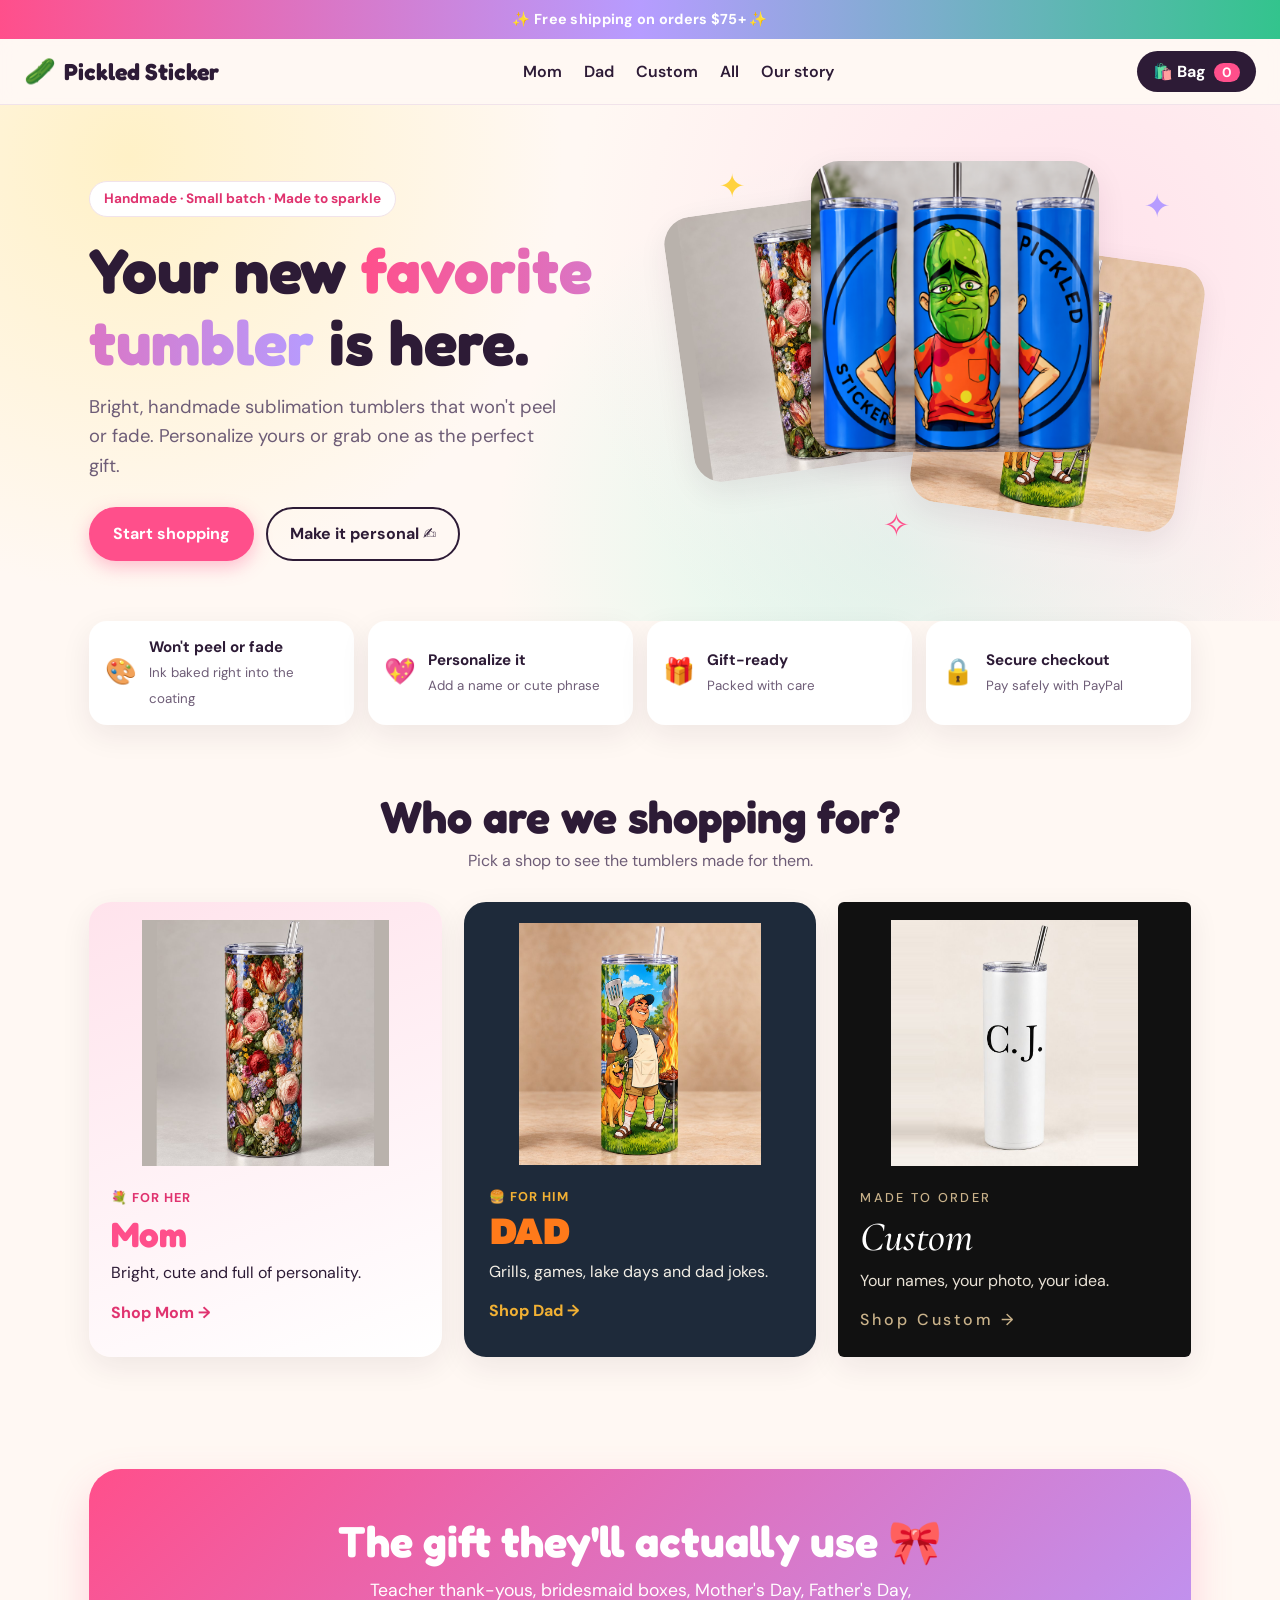
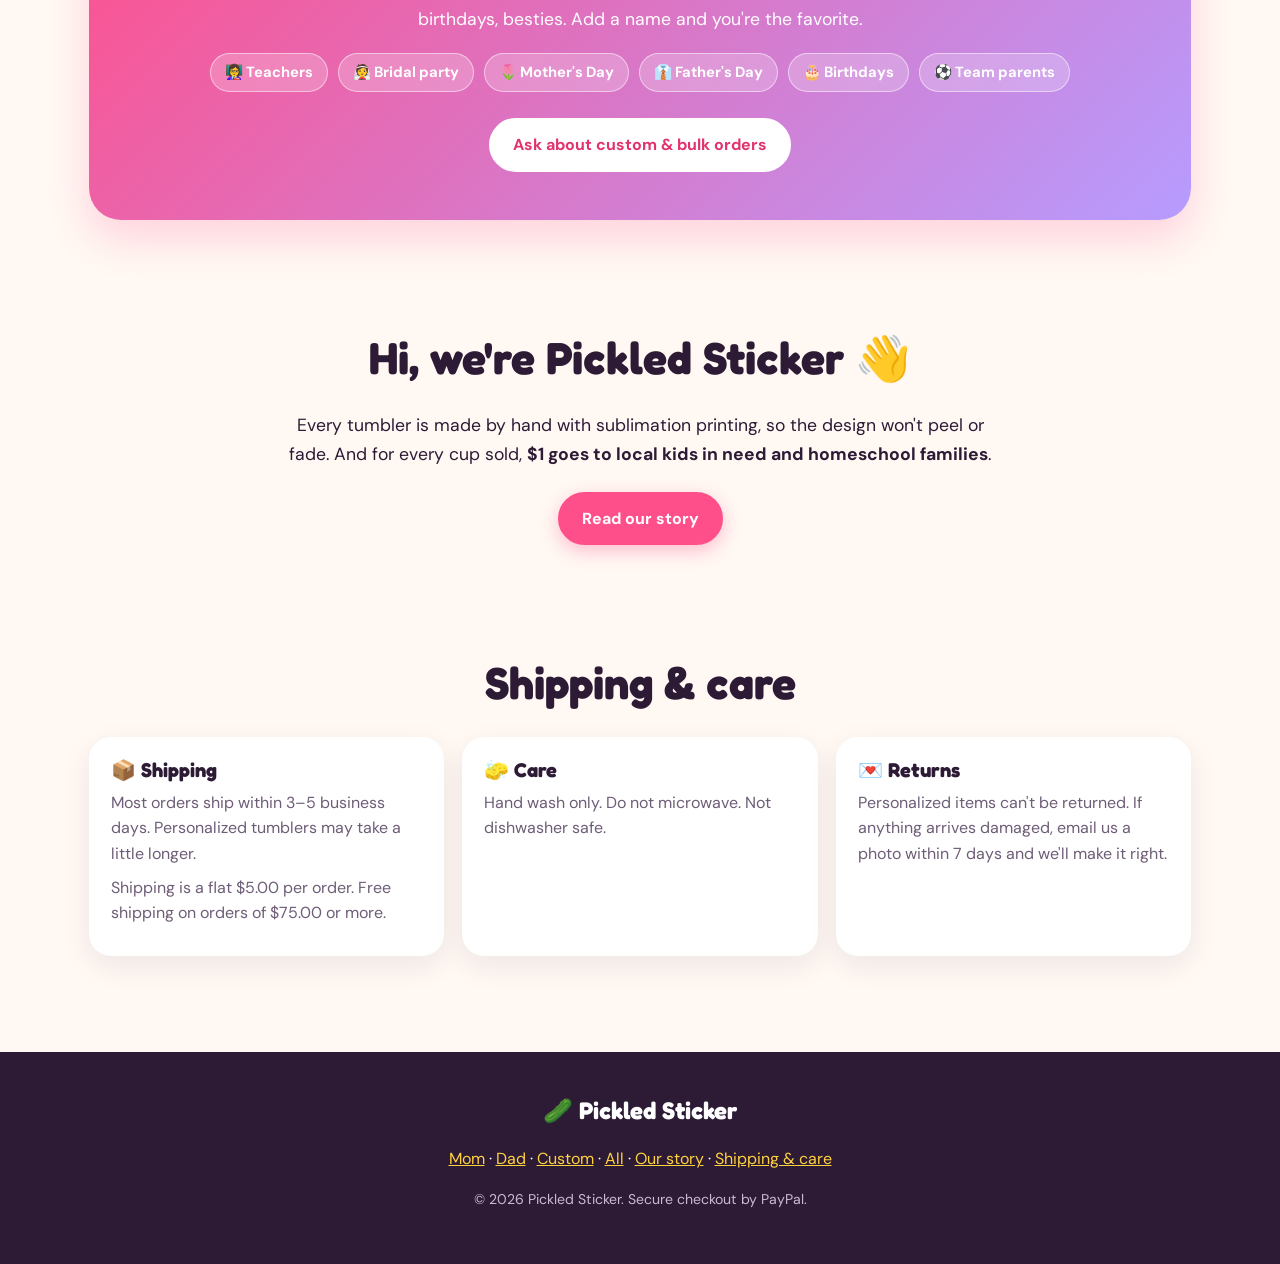
<file: index.html>
<!doctype html>
<html lang="en">
<head>
  <meta charset="utf-8">
  <meta name="viewport" content="width=device-width, initial-scale=1">
  <title>Pickled Sticker | Handmade Sublimation Tumblers</title>
  <meta name="description" content="Bright, handmade sublimation tumblers for Mom, Dad, and fully custom designs. Shipped to your door.">
  <meta property="og:title" content="Pickled Sticker | Handmade Sublimation Tumblers">
  <meta property="og:description" content="Bright, handmade sublimation tumblers for Mom, Dad, and fully custom designs. Shipped to your door.">
  <meta property="og:image" content="images/pickle-party.png">
  <link rel="icon" href="images/pickle-party.svg" type="image/svg+xml">
  <link rel="preconnect" href="https://fonts.googleapis.com">
  <link rel="preconnect" href="https://fonts.gstatic.com" crossorigin>
  <link href="https://fonts.googleapis.com/css2?family=Fredoka:wght@500;600;700&family=DM+Sans:wght@400;500;700&family=Archivo+Black&family=Cormorant+Garamond:ital,wght@0,500;0,600;1,500&family=Inter:wght@400;500;600&display=swap" rel="stylesheet">
  <link rel="stylesheet" href="styles.css">
</head>
<body class="theme-mom page-cover">
  <div class="announce">✨ <span id="announceText">Handmade with love</span> ✨</div>

  <header class="site-header">
    <a href="index.html" class="brand">
      <span class="brand-mark" aria-hidden="true">🥒</span>
      <span class="brand-name" data-shop-name>Pickled Sticker</span>
    </a>
    <nav class="nav tabs" aria-label="Shops">
      <a href="mom.html">Mom</a>
      <a href="dad.html">Dad</a>
      <a href="custom.html">Custom</a>
      <a href="all.html">All</a>
      <a href="story.html">Our story</a>
    </nav>
    <button class="cart-button" id="cartButton" aria-label="Open bag">
      <span aria-hidden="true">🛍️</span> Bag <span class="cart-count" id="cartCount">0</span>
    </button>
  </header>

  <main>
    <section class="hero">
      <div class="hero-text">
        <p class="eyebrow">Handmade · Small batch · Made to sparkle</p>
        <h1>Your new <span class="pop">favorite tumbler</span> is here.</h1>
        <p class="tagline" id="tagline"></p>
        <div class="hero-ctas">
          <a href="#shops" class="btn btn-primary">Start shopping</a>
          <a href="custom.html" class="btn btn-ghost">Make it personal ✍️</a>
        </div>
      </div>
      <div class="hero-art" aria-hidden="true">
        <img class="float f1" src="images/floral-dream.jpg" alt="">
        <img class="float f2" src="images/pickle-party.png" alt="">
        <img class="float f3" src="images/grill-master.jpg" alt="">
        <span class="sparkle s1">✦</span><span class="sparkle s2">✧</span><span class="sparkle s3">✦</span>
      </div>
    </section>

    <section class="perks" aria-label="Why shop with us">
      <div class="perk"><span>🎨</span><div><strong>Won't peel or fade</strong><small>Ink baked right into the coating</small></div></div>
      <div class="perk"><span>💖</span><div><strong>Personalize it</strong><small>Add a name or cute phrase</small></div></div>
      <div class="perk"><span>🎁</span><div><strong>Gift-ready</strong><small>Packed with care</small></div></div>
      <div class="perk"><span>🔒</span><div><strong>Secure checkout</strong><small>Pay safely with PayPal</small></div></div>
    </section>

    <section id="shops" class="section">
      <div class="section-head">
        <h2>Who are we shopping for?</h2>
        <p>Pick a shop to see the tumblers made for them.</p>
      </div>
      <div class="shop-tabs">
        <a class="shop-tab tab-mom reveal" href="mom.html">
          <img src="images/floral-dream.jpg" alt="">
          <div>
            <span class="tab-kicker">💐 For her</span>
            <h3>Mom</h3>
            <p>Bright, cute and full of personality.</p>
            <span class="tab-go">Shop Mom →</span>
          </div>
        </a>
        <a class="shop-tab tab-dad reveal" href="dad.html">
          <img src="images/grill-master.jpg" alt="">
          <div>
            <span class="tab-kicker">🍔 For him</span>
            <h3>Dad</h3>
            <p>Grills, games, lake days and dad jokes.</p>
            <span class="tab-go">Shop Dad →</span>
          </div>
        </a>
        <a class="shop-tab tab-custom reveal" href="custom.html">
          <img src="images/custom-monogram.jpg" alt="">
          <div>
            <span class="tab-kicker">Made to order</span>
            <h3>Custom</h3>
            <p>Your names, your photo, your idea.</p>
            <span class="tab-go">Shop Custom →</span>
          </div>
        </a>
      </div>
    </section>

    <section id="gifts" class="section gifts">
      <div class="gift-card">
        <h2>The gift they'll actually use 🎀</h2>
        <p>Teacher thank-yous, bridesmaid boxes, Mother's Day, Father's Day, birthdays, besties. Add a name and you're the favorite.</p>
        <div class="chips">
          <span>👩‍🏫 Teachers</span><span>👰 Bridal party</span><span>🌷 Mother's Day</span><span>👔 Father's Day</span><span>🎂 Birthdays</span><span>⚽ Team parents</span>
        </div>
        <a class="btn btn-primary" id="contactLink" href="#">Ask about custom &amp; bulk orders</a>
      </div>
    </section>

    <section id="about" class="section about">
      <div class="section-head">
        <h2>Hi, we're Pickled Sticker 👋</h2>
      </div>
      <p>
        Every tumbler is made by hand with sublimation printing, so the design won't peel or fade.
        And for every cup sold, <strong>$1 goes to local kids in need and homeschool families</strong>.
      </p>
      <div class="story-cta"><a href="story.html" class="btn btn-primary">Read our story</a></div>
    </section>

    <section id="policies" class="section policies">
      <div class="section-head"><h2>Shipping &amp; care</h2></div>
      <div class="policy-grid">
        <div class="policy"><h3>📦 Shipping</h3><p>Most orders ship within 3–5 business days. Personalized tumblers may take a little longer.</p><p id="shippingPolicy"></p></div>
        <div class="policy"><h3>🧽 Care</h3><p>Hand wash only. Do not microwave. Not dishwasher safe.</p></div>
        <div class="policy"><h3>💌 Returns</h3><p>Personalized items can't be returned. If anything arrives damaged, email us a photo within 7 days and we'll make it right.</p></div>
      </div>
    </section>
  </main>

  <footer class="site-footer">
    <p class="footer-brand">🥒 <span data-shop-name>Pickled Sticker</span></p>
    <p class="footer-links"><a href="mom.html">Mom</a> · <a href="dad.html">Dad</a> · <a href="custom.html">Custom</a> · <a href="all.html">All</a> · <a href="story.html">Our story</a> · <a href="index.html#policies">Shipping &amp; care</a></p>
    <p id="socialLinks"></p>
    <p class="small">&copy; <span id="year"></span> <span data-shop-name>Pickled Sticker</span>. Secure checkout by PayPal.</p>
  </footer>

  <!-- Shopping bag (shared by every page) -->
  <div class="overlay" id="overlay" hidden></div>
  <aside class="cart-drawer" id="cartDrawer" aria-label="Shopping bag" hidden>
    <div class="cart-head">
      <h2>Your bag</h2>
      <button class="icon-btn" id="closeCart" aria-label="Close bag">✕</button>
    </div>
    <div class="ship-meter" id="shipMeter"></div>
    <div class="cart-items" id="cartItems"></div>
    <div class="cart-totals" id="cartTotals"></div>
    <div id="checkoutNotice" class="notice" hidden></div>
    <div id="paypal-button-container"></div>
  </aside>

  <!-- Thank-you popup -->
  <div class="modal" id="thanksModal" hidden>
    <div class="modal-card">
      <div class="confetti" aria-hidden="true">🎉</div>
      <h2>Yay, it's yours!</h2>
      <p>Your order went through. You'll get a receipt from PayPal by email.</p>
      <p class="small">Order ID: <strong id="orderId"></strong></p>
      <button class="btn btn-primary" id="closeThanks">Keep shopping</button>
    </div>
  </div>

  <script src="config.js"></script>
  <script src="products.js"></script>
  <script src="app.js"></script>
</body>
</html>
</file>
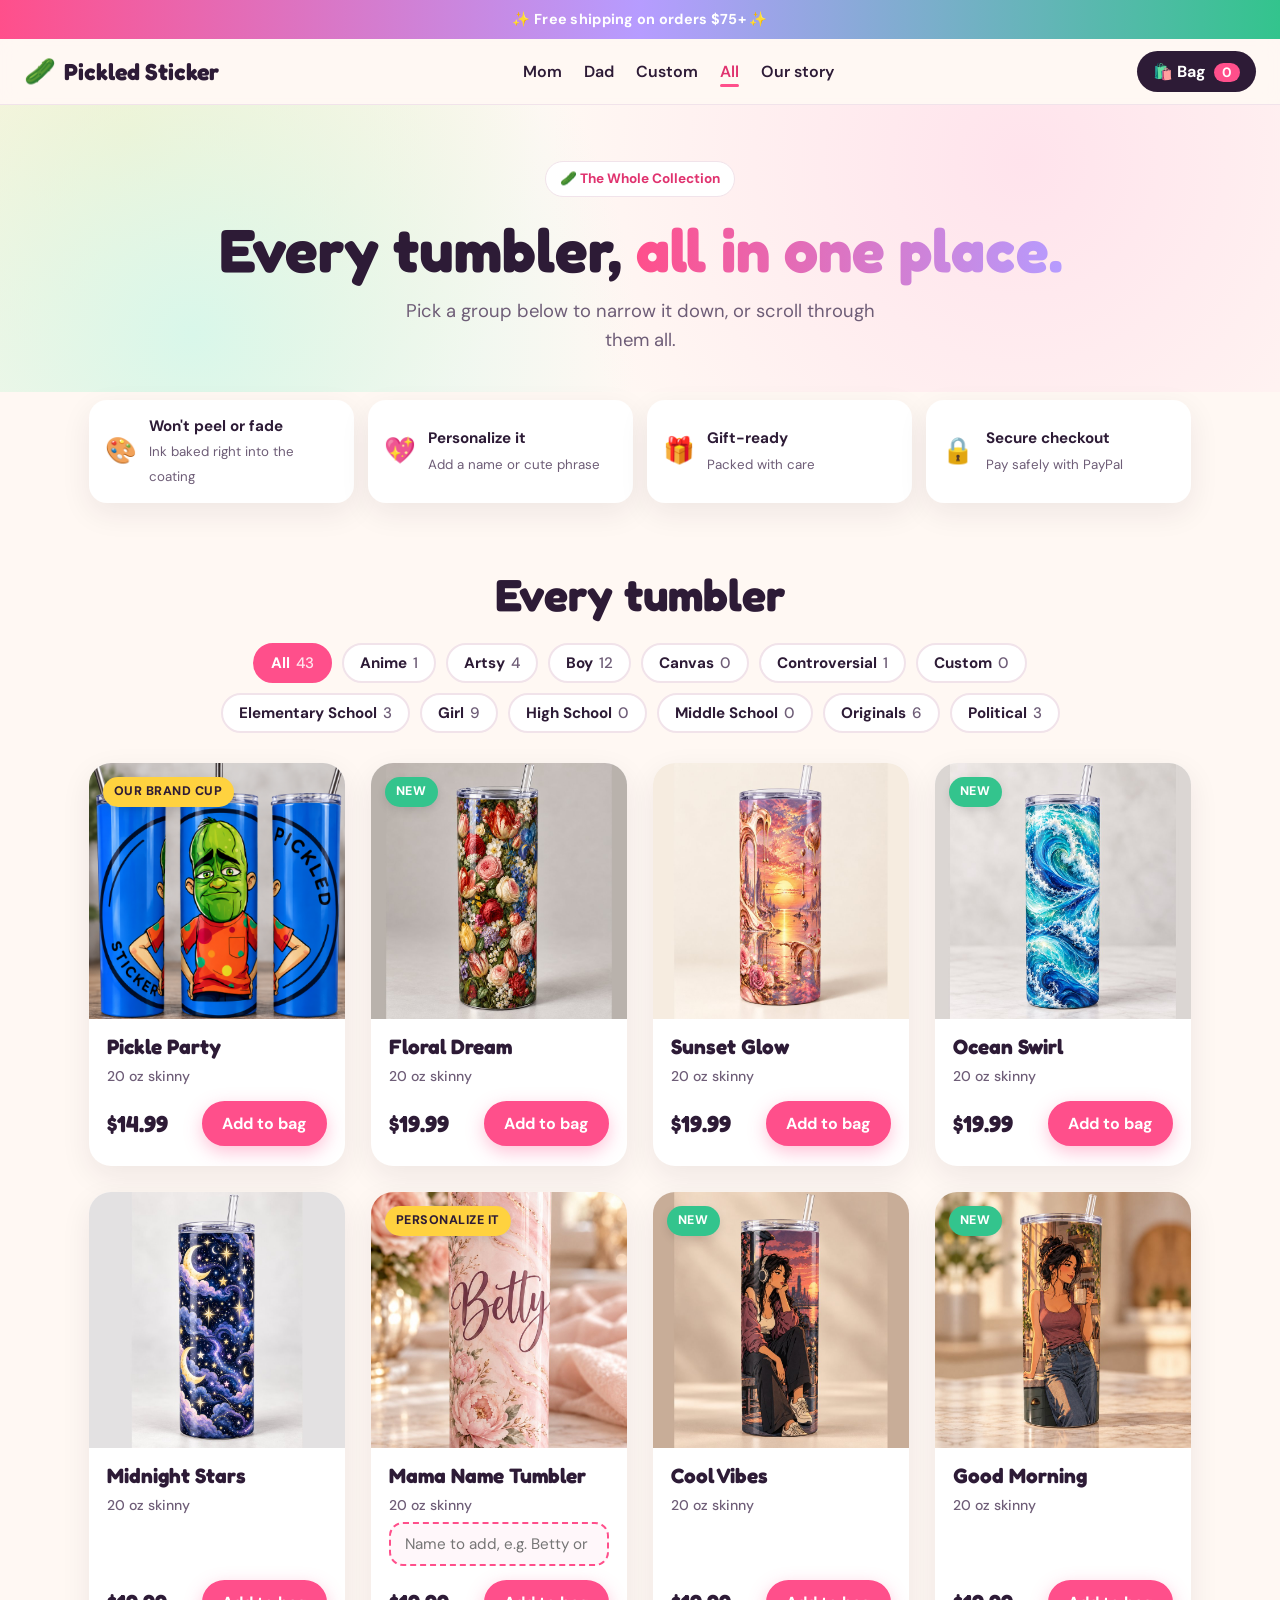
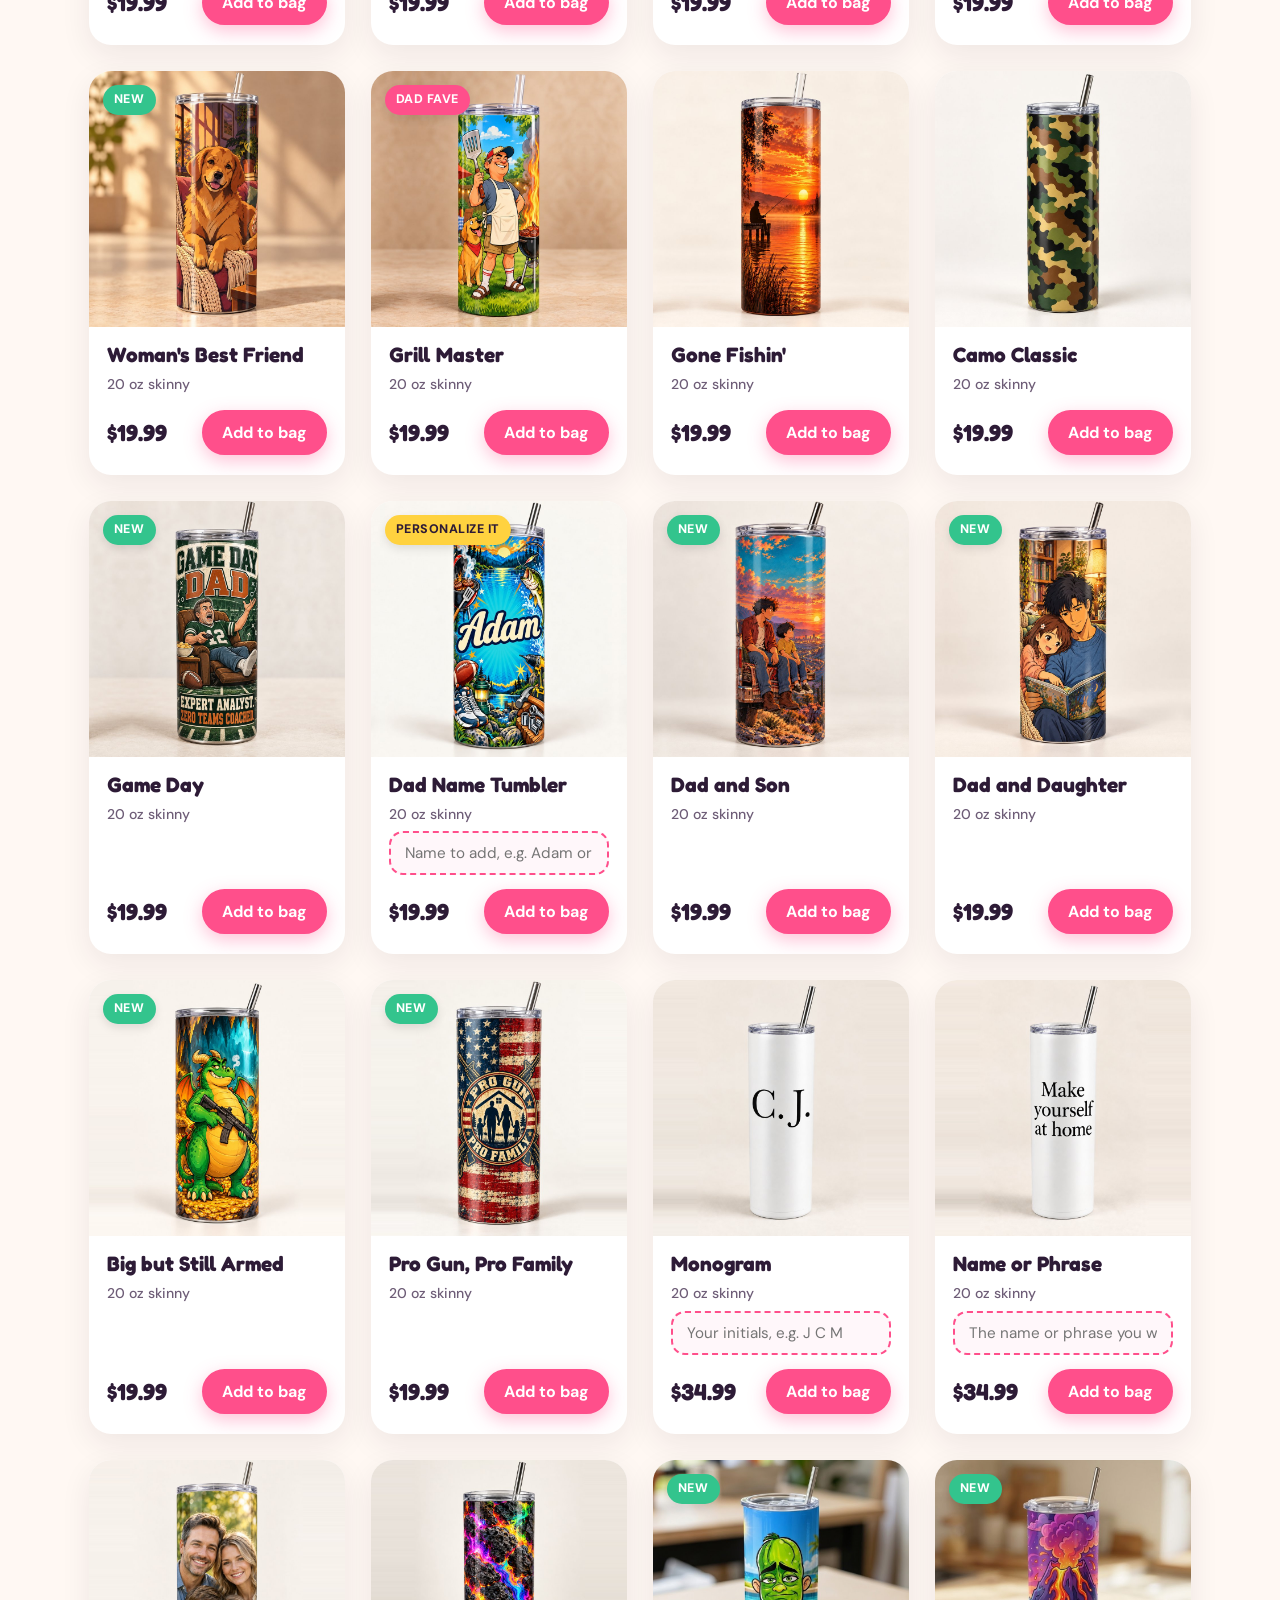
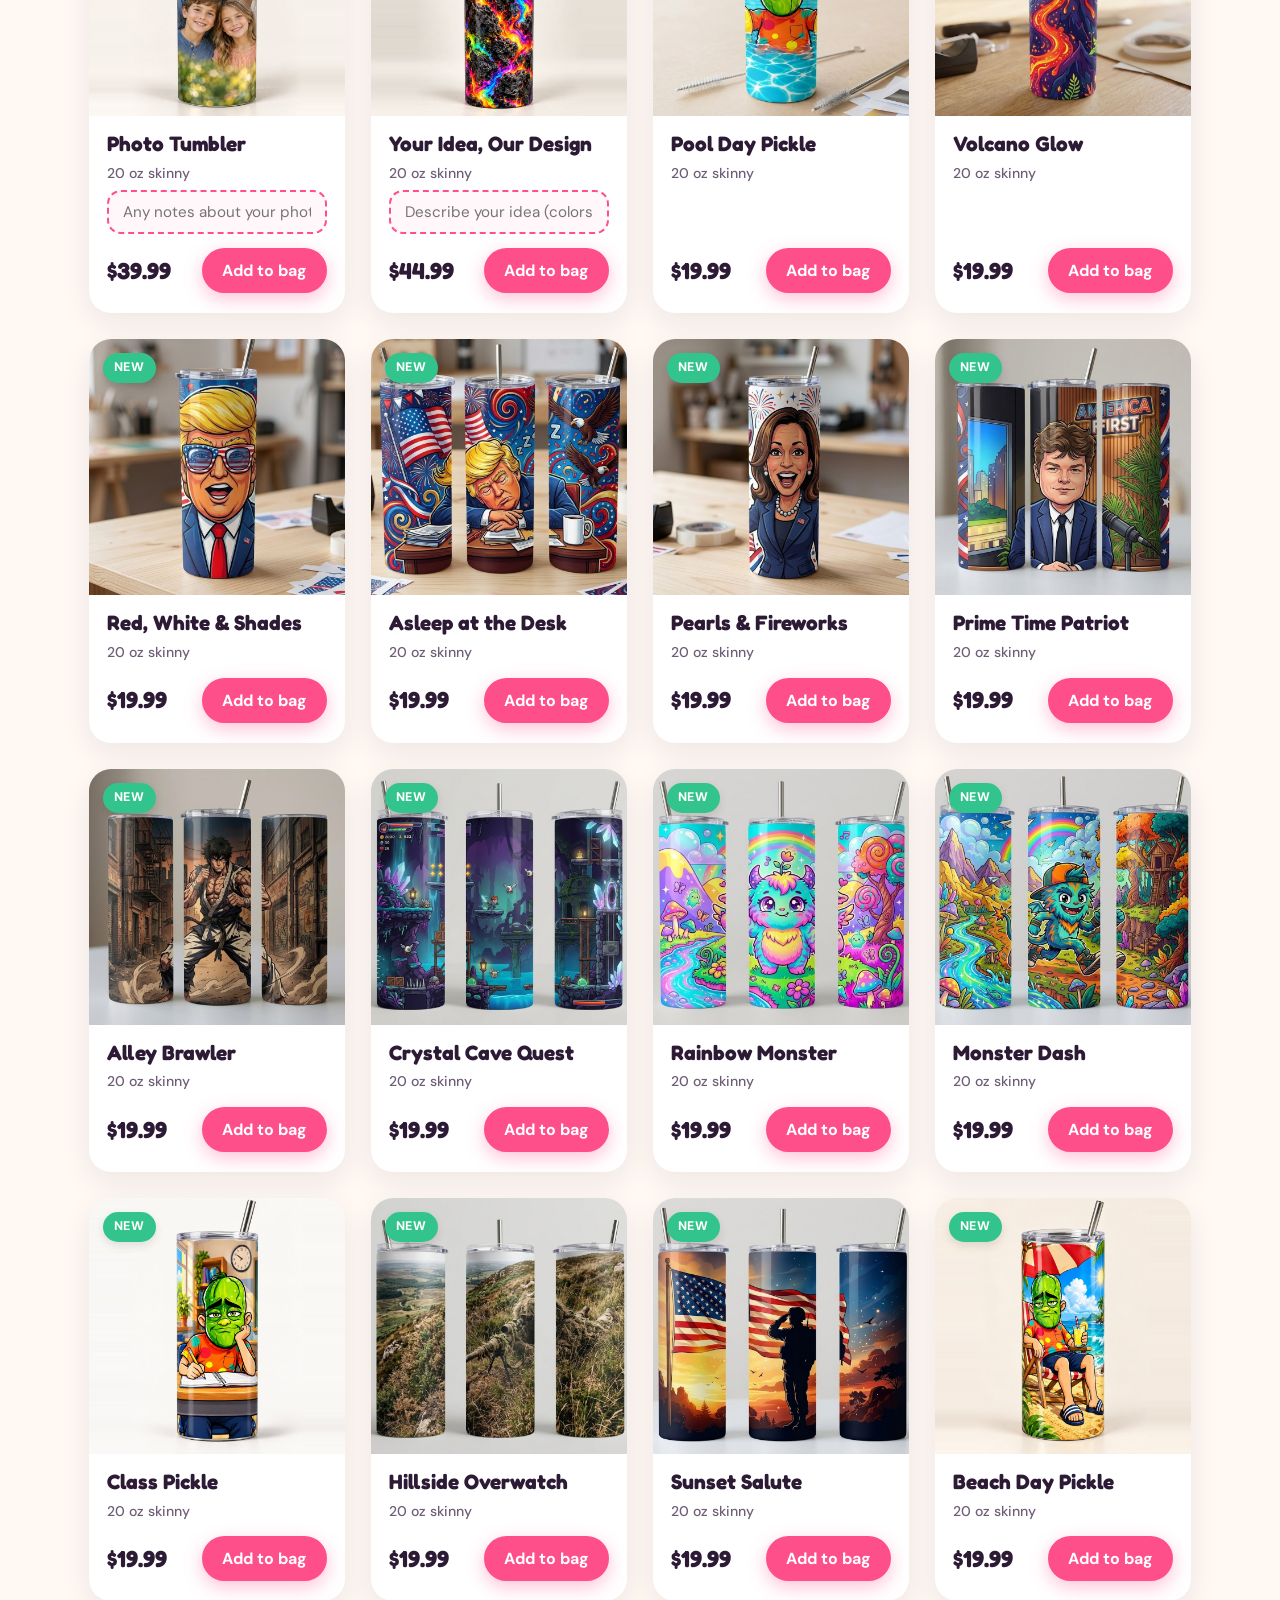
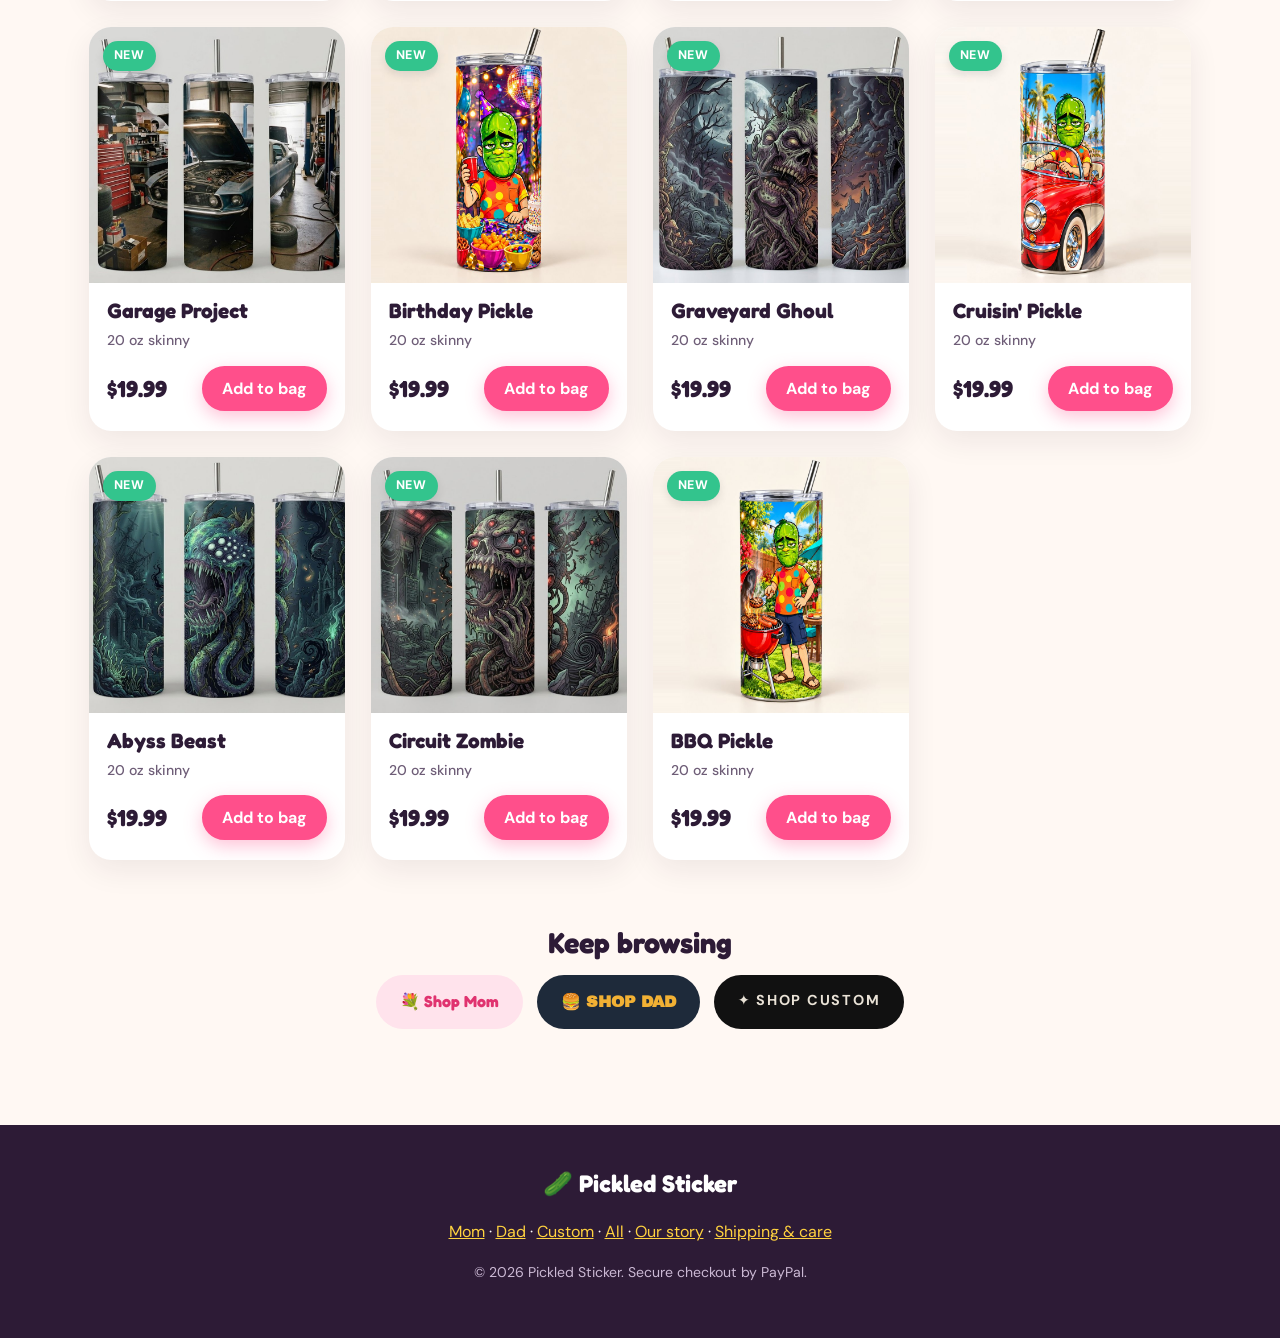
<file: all.html>
<!doctype html>
<html lang="en">
<head>
  <meta charset="utf-8">
  <meta name="viewport" content="width=device-width, initial-scale=1">
  <title>Shop All | Pickled Sticker</title>
  <meta name="description" content="Every Pickled Sticker tumbler in one place. Browse by anime, artsy, originals, custom and more.">
  <meta property="og:title" content="Shop All | Pickled Sticker">
  <meta property="og:description" content="Every Pickled Sticker tumbler in one place. Browse by anime, artsy, originals, custom and more.">
  <meta property="og:image" content="images/pickle-party.png">
  <link rel="icon" href="images/pickle-party.svg" type="image/svg+xml">
  <link rel="preconnect" href="https://fonts.googleapis.com">
  <link rel="preconnect" href="https://fonts.gstatic.com" crossorigin>
  <link href="https://fonts.googleapis.com/css2?family=Fredoka:wght@500;600;700&family=DM+Sans:wght@400;500;700&family=Archivo+Black&family=Cormorant+Garamond:ital,wght@0,500;0,600;1,500&family=Inter:wght@400;500;600&display=swap" rel="stylesheet">
  <link rel="stylesheet" href="styles.css">
</head>
<body class="theme-mom page-shop" data-shop="catalog">
  <div class="announce">✨ <span id="announceText">Handmade with love</span> ✨</div>

  <header class="site-header">
    <a href="index.html" class="brand">
      <span class="brand-mark" aria-hidden="true">🥒</span>
      <span class="brand-name" data-shop-name>Pickled Sticker</span>
    </a>
    <nav class="nav tabs" aria-label="Shops">
      <a href="mom.html">Mom</a>
      <a href="dad.html">Dad</a>
      <a href="custom.html">Custom</a>
      <a href="all.html" class="active" aria-current="page">All</a>
      <a href="story.html">Our story</a>
    </nav>
    <button class="cart-button" id="cartButton" aria-label="Open bag">
      <span aria-hidden="true">🛍️</span> Bag <span class="cart-count" id="cartCount">0</span>
    </button>
  </header>

  <main>
    <section class="shop-hero">
      <p class="eyebrow">🥒 The Whole Collection</p>
      <h1>Every tumbler, <span class="pop">all in one place.</span></h1>
      <p class="tagline">Pick a group below to narrow it down, or scroll through them all.</p>
    </section>

    <section class="perks" aria-label="Why shop with us">
      <div class="perk"><span>🎨</span><div><strong>Won't peel or fade</strong><small>Ink baked right into the coating</small></div></div>
      <div class="perk"><span>💖</span><div><strong>Personalize it</strong><small>Add a name or cute phrase</small></div></div>
      <div class="perk"><span>🎁</span><div><strong>Gift-ready</strong><small>Packed with care</small></div></div>
      <div class="perk"><span>🔒</span><div><strong>Secure checkout</strong><small>Pay safely with PayPal</small></div></div>
    </section>

    <section id="shop" class="section">
      <div class="section-head">
        <h2 id="catalogTitle">Every tumbler</h2>
      </div>
      <div class="tag-bar" id="tagBar" role="group" aria-label="Filter by group"></div>
      <div class="product-grid" id="productGrid"></div>
    </section>

    <section class="section other-shops">
      <h2>Keep browsing</h2>
      <div class="mini-tabs">
        <a class="mini-tab mini-mom" href="mom.html"><span>💐</span> Shop Mom</a>
        <a class="mini-tab mini-dad" href="dad.html"><span>🍔</span> Shop Dad</a>
        <a class="mini-tab mini-custom" href="custom.html"><span>✦</span> Shop Custom</a>
      </div>
    </section>
  </main>

  <footer class="site-footer">
    <p class="footer-brand">🥒 <span data-shop-name>Pickled Sticker</span></p>
    <p class="footer-links"><a href="mom.html">Mom</a> · <a href="dad.html">Dad</a> · <a href="custom.html">Custom</a> · <a href="all.html">All</a> · <a href="story.html">Our story</a> · <a href="index.html#policies">Shipping &amp; care</a></p>
    <p id="socialLinks"></p>
    <p class="small">&copy; <span id="year"></span> <span data-shop-name>Pickled Sticker</span>. Secure checkout by PayPal.</p>
  </footer>

  <!-- Shopping bag (shared by every page) -->
  <div class="overlay" id="overlay" hidden></div>
  <aside class="cart-drawer" id="cartDrawer" aria-label="Shopping bag" hidden>
    <div class="cart-head">
      <h2>Your bag</h2>
      <button class="icon-btn" id="closeCart" aria-label="Close bag">✕</button>
    </div>
    <div class="ship-meter" id="shipMeter"></div>
    <div class="cart-items" id="cartItems"></div>
    <div class="cart-totals" id="cartTotals"></div>
    <div id="checkoutNotice" class="notice" hidden></div>
    <div id="paypal-button-container"></div>
  </aside>

  <!-- Thank-you popup -->
  <div class="modal" id="thanksModal" hidden>
    <div class="modal-card">
      <div class="confetti" aria-hidden="true">🎉</div>
      <h2>Yay, it's yours!</h2>
      <p>Your order went through. You'll get a receipt from PayPal by email.</p>
      <p class="small">Order ID: <strong id="orderId"></strong></p>
      <button class="btn btn-primary" id="closeThanks">Keep shopping</button>
    </div>
  </div>

  <script src="config.js"></script>
  <script src="products.js"></script>
  <script src="app.js"></script>
</body>
</html>
</file>
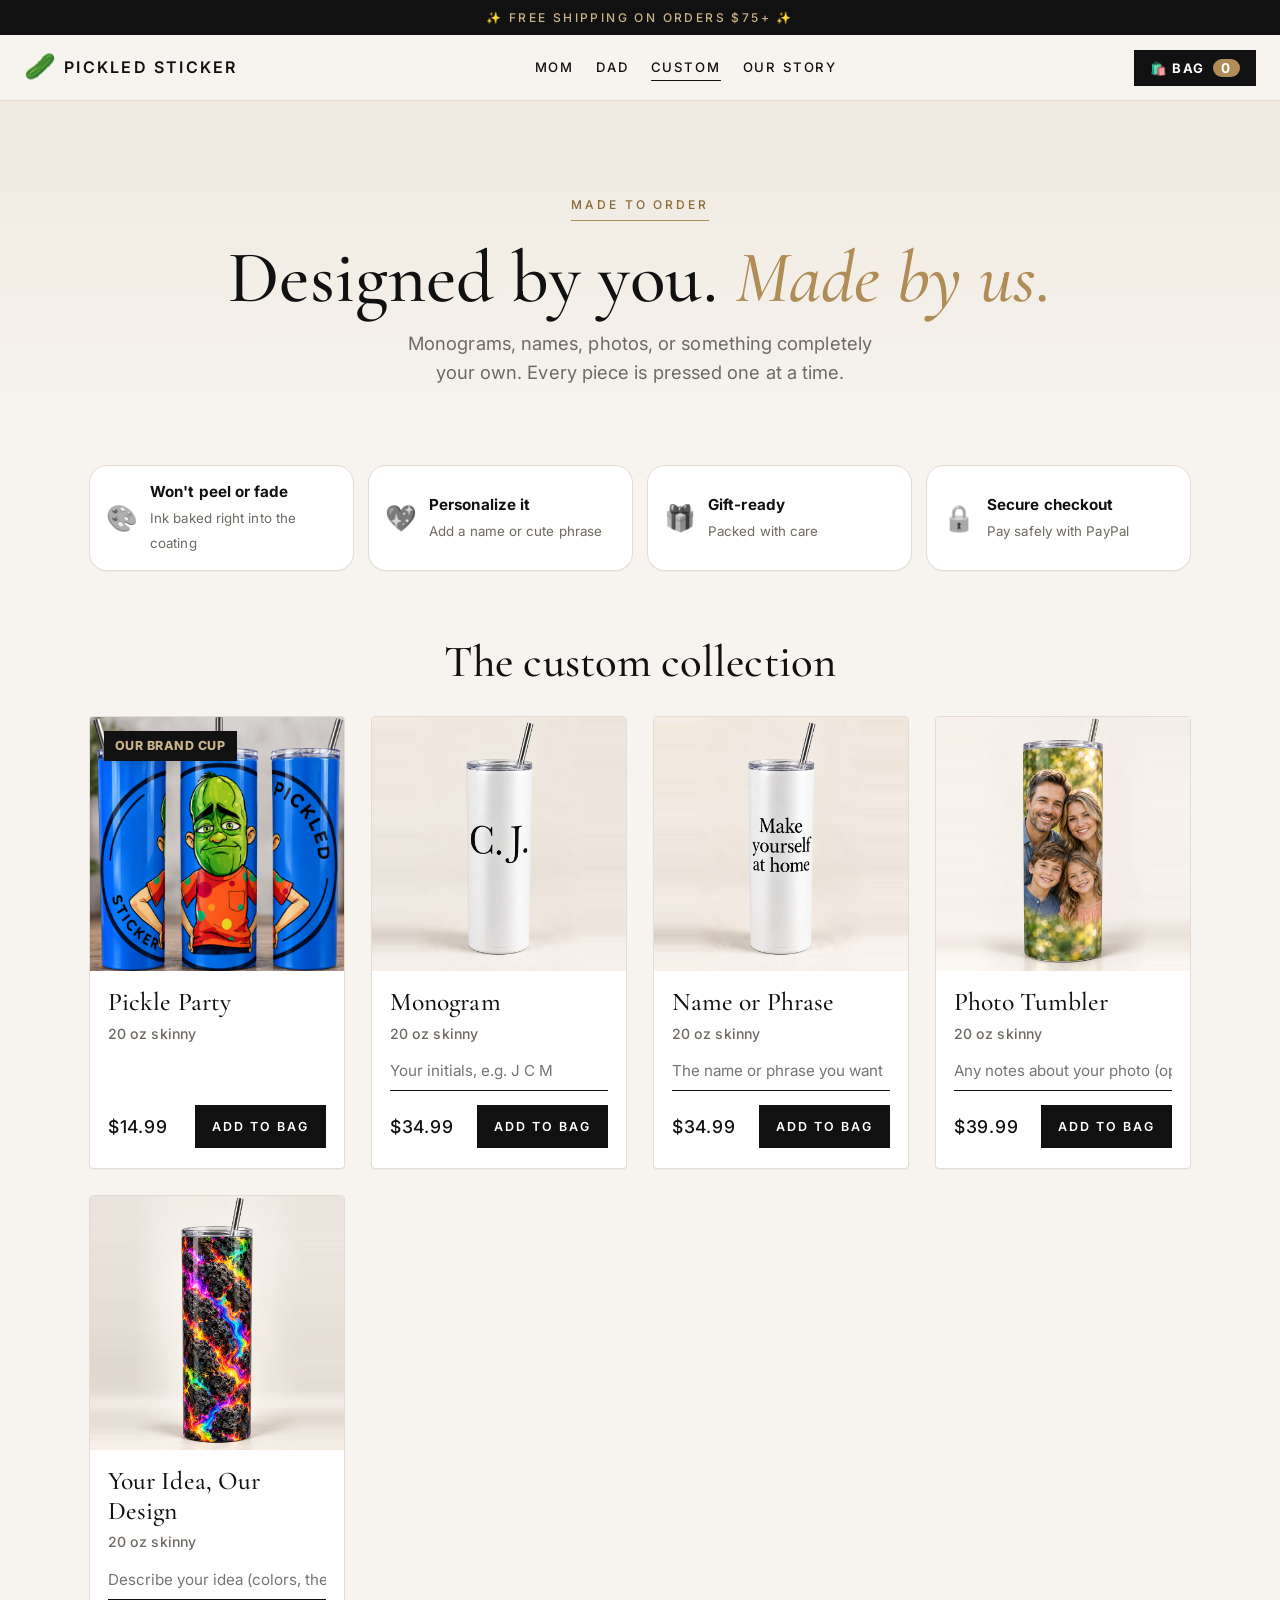
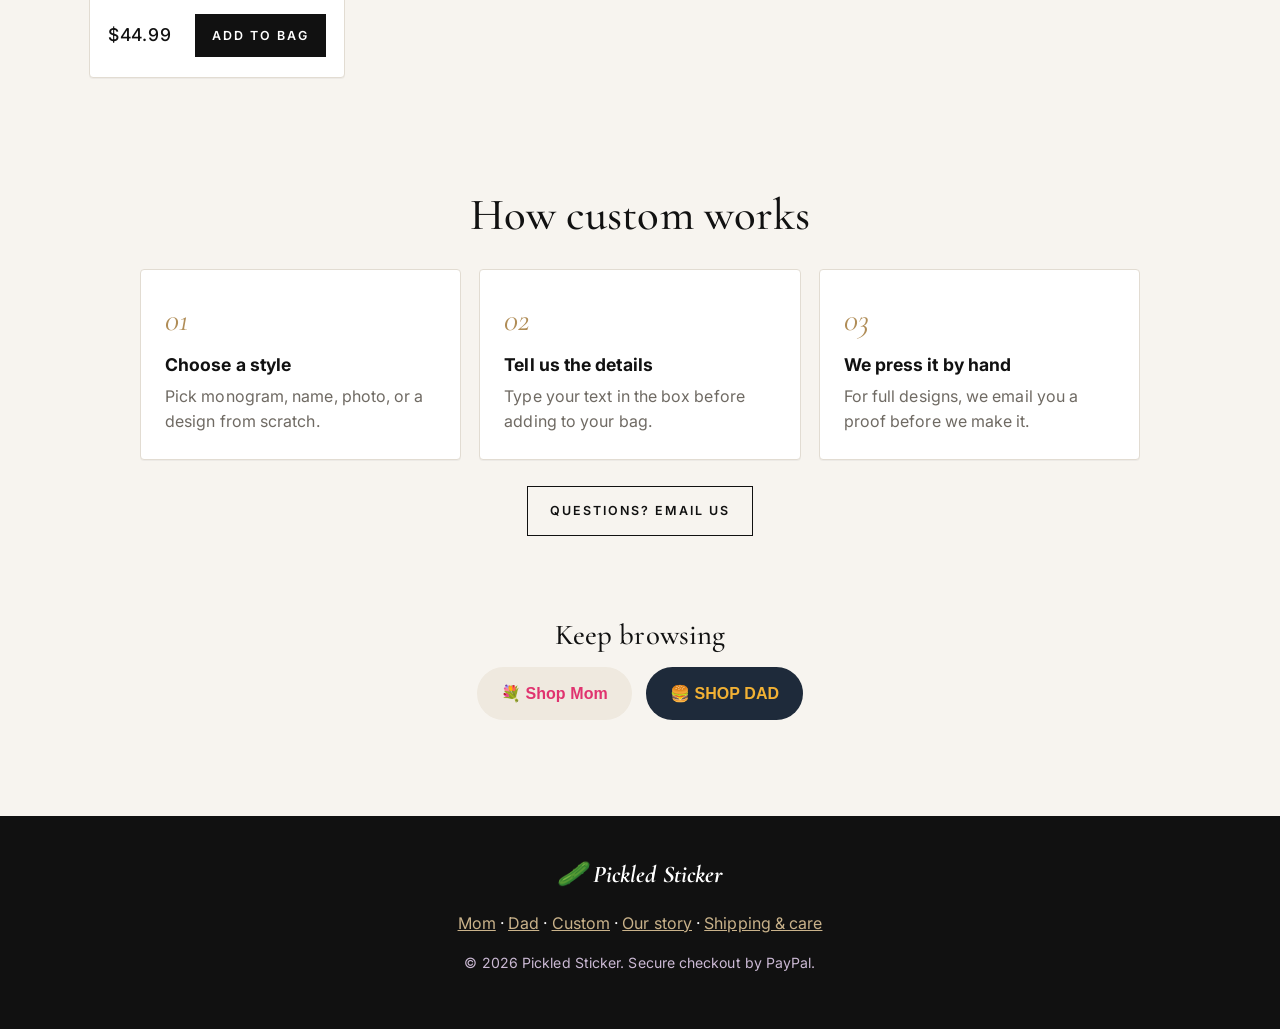
<file: custom.html>
<!doctype html>
<html lang="en">
<head>
  <meta charset="utf-8">
  <meta name="viewport" content="width=device-width, initial-scale=1">
  <title>Shop Custom | Pickled Sticker</title>
  <meta name="description" content="Custom sublimation tumblers made to order: monograms, names, photos, and one-of-a-kind designs.">
  <meta property="og:title" content="Shop Custom | Pickled Sticker">
  <meta property="og:description" content="Custom sublimation tumblers made to order: monograms, names, photos, and one-of-a-kind designs.">
  <meta property="og:image" content="images/custom-monogram.jpg">
  <link rel="icon" href="images/pickle-party.svg" type="image/svg+xml">
  <link rel="preconnect" href="https://fonts.googleapis.com">
  <link rel="preconnect" href="https://fonts.gstatic.com" crossorigin>
  <link href="https://fonts.googleapis.com/css2?family=Cormorant+Garamond:ital,wght@0,500;0,600;1,500&family=Inter:wght@400;500;600&display=swap" rel="stylesheet">
  <link rel="stylesheet" href="styles.css">
</head>
<body class="theme-custom page-shop" data-shop="custom">
  <div class="announce">✨ <span id="announceText">Handmade with love</span> ✨</div>

  <header class="site-header">
    <a href="index.html" class="brand">
      <span class="brand-mark" aria-hidden="true">🥒</span>
      <span class="brand-name" data-shop-name>Pickled Sticker</span>
    </a>
    <nav class="nav tabs" aria-label="Shops">
      <a href="mom.html">Mom</a>
      <a href="dad.html">Dad</a>
      <a href="custom.html" class="active" aria-current="page">Custom</a>
      <a href="story.html">Our story</a>
    </nav>
    <button class="cart-button" id="cartButton" aria-label="Open bag">
      <span aria-hidden="true">🛍️</span> Bag <span class="cart-count" id="cartCount">0</span>
    </button>
  </header>

  <main>
    <section class="shop-hero">
      <p class="eyebrow">Made to order</p>
      <h1>Designed by you. <em class="pop">Made by us.</em></h1>
      <p class="tagline">Monograms, names, photos, or something completely your own. Every piece is pressed one at a time.</p>
    </section>

    <section class="perks" aria-label="Why shop with us">
      <div class="perk"><span>🎨</span><div><strong>Won't peel or fade</strong><small>Ink baked right into the coating</small></div></div>
      <div class="perk"><span>💖</span><div><strong>Personalize it</strong><small>Add a name or cute phrase</small></div></div>
      <div class="perk"><span>🎁</span><div><strong>Gift-ready</strong><small>Packed with care</small></div></div>
      <div class="perk"><span>🔒</span><div><strong>Secure checkout</strong><small>Pay safely with PayPal</small></div></div>
    </section>

    <section id="shop" class="section">
      <div class="section-head">
        <h2>The custom collection</h2>
      </div>
      <div class="product-grid" id="productGrid"></div>
    </section>

    <section class="section how-custom">
      <div class="section-head"><h2>How custom works</h2></div>
      <ol class="steps">
        <li><strong>Choose a style</strong><span>Pick monogram, name, photo, or a design from scratch.</span></li>
        <li><strong>Tell us the details</strong><span>Type your text in the box before adding to your bag.</span></li>
        <li><strong>We press it by hand</strong><span>For full designs, we email you a proof before we make it.</span></li>
      </ol>
      <p class="center"><a class="btn btn-ghost" id="contactLink" href="#">Questions? Email us</a></p>
    </section>

    <section class="section other-shops">
      <h2>Keep browsing</h2>
      <div class="mini-tabs">
        <a class="mini-tab mini-mom" href="mom.html"><span>💐</span> Shop Mom</a>
        <a class="mini-tab mini-dad" href="dad.html"><span>🍔</span> Shop Dad</a>
      </div>
    </section>
  </main>

  <footer class="site-footer">
    <p class="footer-brand">🥒 <span data-shop-name>Pickled Sticker</span></p>
    <p class="footer-links"><a href="mom.html">Mom</a> · <a href="dad.html">Dad</a> · <a href="custom.html">Custom</a> · <a href="story.html">Our story</a> · <a href="index.html#policies">Shipping &amp; care</a></p>
    <p id="socialLinks"></p>
    <p class="small">&copy; <span id="year"></span> <span data-shop-name>Pickled Sticker</span>. Secure checkout by PayPal.</p>
  </footer>

  <!-- Shopping bag (shared by every page) -->
  <div class="overlay" id="overlay" hidden></div>
  <aside class="cart-drawer" id="cartDrawer" aria-label="Shopping bag" hidden>
    <div class="cart-head">
      <h2>Your bag</h2>
      <button class="icon-btn" id="closeCart" aria-label="Close bag">✕</button>
    </div>
    <div class="ship-meter" id="shipMeter"></div>
    <div class="cart-items" id="cartItems"></div>
    <div class="cart-totals" id="cartTotals"></div>
    <div id="checkoutNotice" class="notice" hidden></div>
    <div id="paypal-button-container"></div>
  </aside>

  <!-- Thank-you popup -->
  <div class="modal" id="thanksModal" hidden>
    <div class="modal-card">
      <div class="confetti" aria-hidden="true">🎉</div>
      <h2>Yay, it's yours!</h2>
      <p>Your order went through. You'll get a receipt from PayPal by email.</p>
      <p class="small">Order ID: <strong id="orderId"></strong></p>
      <button class="btn btn-primary" id="closeThanks">Keep shopping</button>
    </div>
  </div>

  <script src="config.js"></script>
  <script src="products.js"></script>
  <script src="app.js"></script>
</body>
</html>
</file>
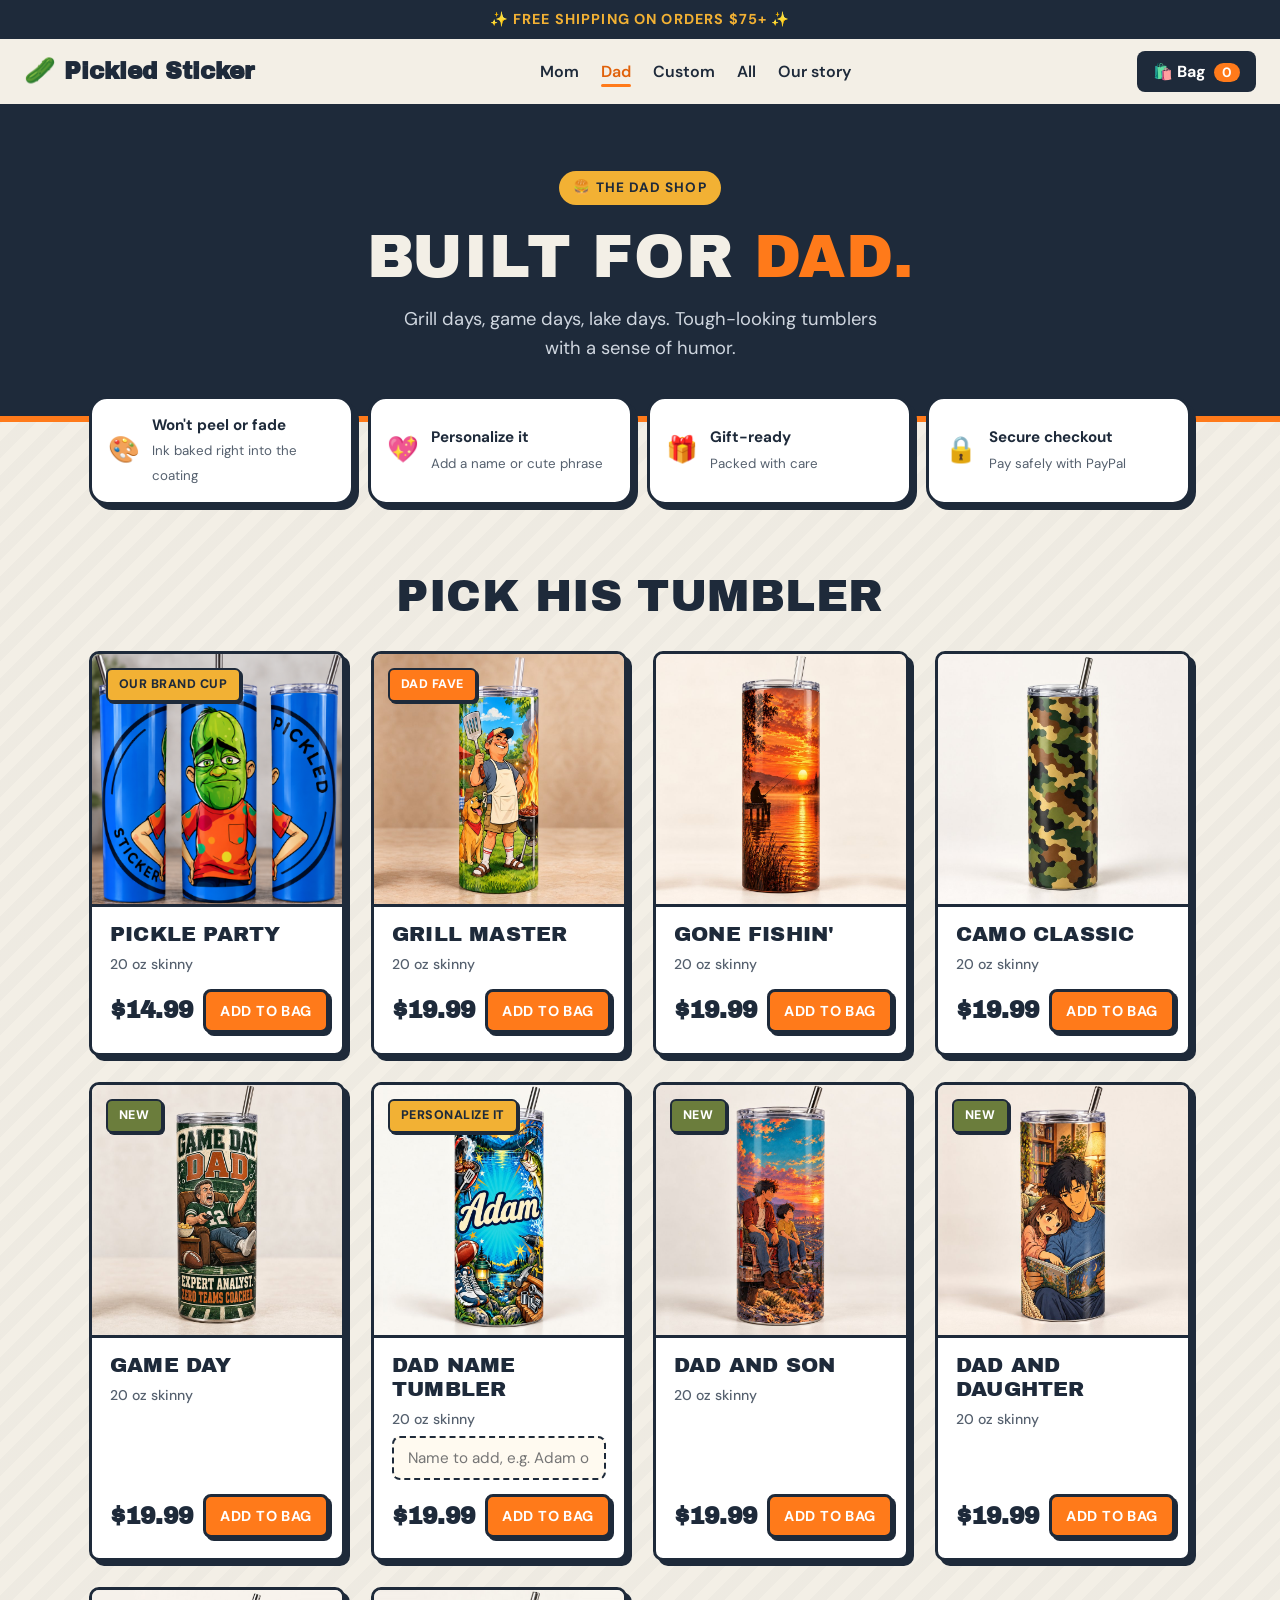
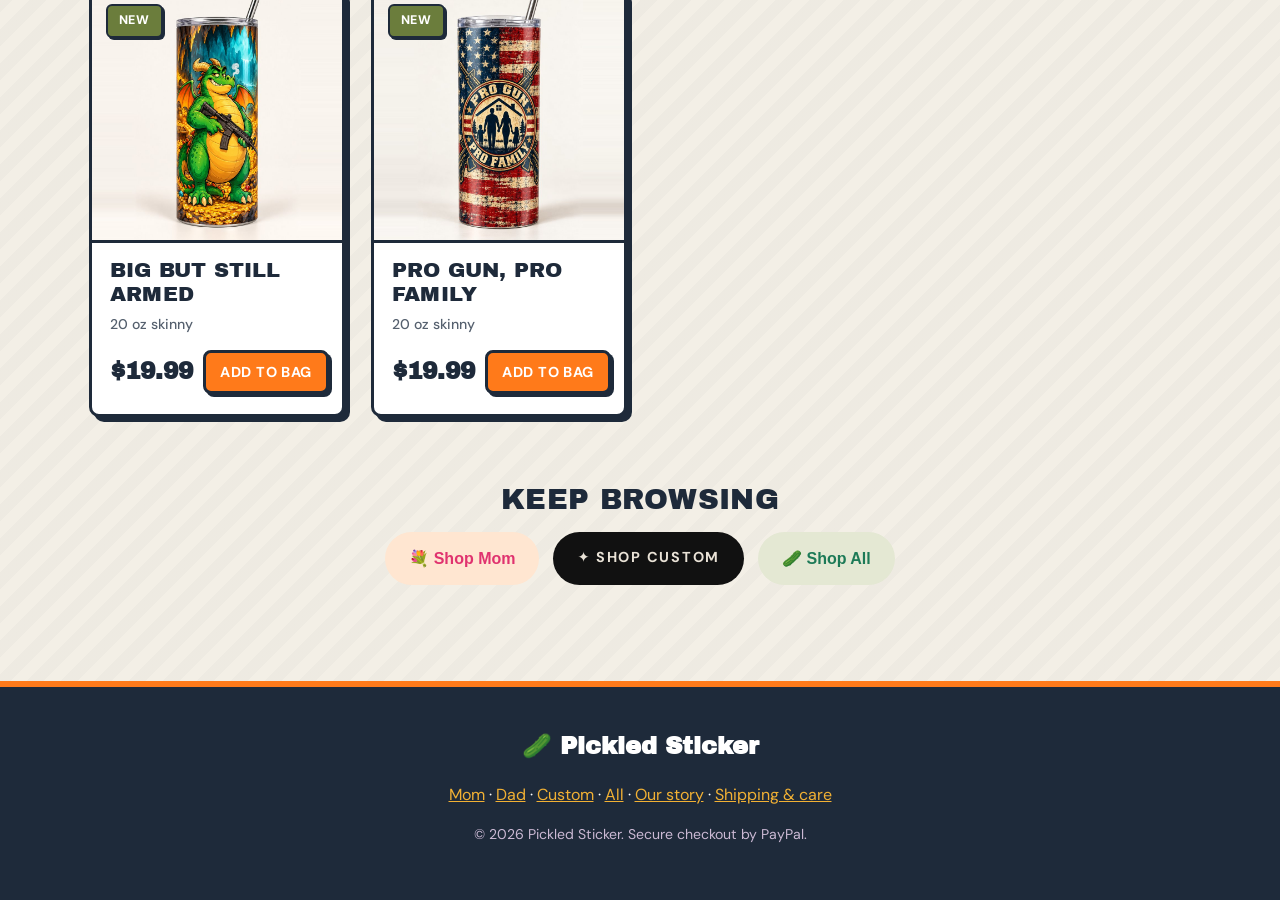
<file: dad.html>
<!doctype html>
<html lang="en">
<head>
  <meta charset="utf-8">
  <meta name="viewport" content="width=device-width, initial-scale=1">
  <title>Shop Dad | Pickled Sticker</title>
  <meta name="description" content="Bold, fun handmade tumblers for Dad. Grill, game day, fishing and more.">
  <meta property="og:title" content="Shop Dad | Pickled Sticker">
  <meta property="og:description" content="Bold, fun handmade tumblers for Dad. Grill, game day, fishing and more.">
  <meta property="og:image" content="images/grill-master.jpg">
  <link rel="icon" href="images/pickle-party.svg" type="image/svg+xml">
  <link rel="preconnect" href="https://fonts.googleapis.com">
  <link rel="preconnect" href="https://fonts.gstatic.com" crossorigin>
  <link href="https://fonts.googleapis.com/css2?family=Archivo+Black&family=DM+Sans:wght@400;500;700&display=swap" rel="stylesheet">
  <link rel="stylesheet" href="styles.css">
</head>
<body class="theme-dad page-shop" data-shop="dad">
  <div class="announce">✨ <span id="announceText">Handmade with love</span> ✨</div>

  <header class="site-header">
    <a href="index.html" class="brand">
      <span class="brand-mark" aria-hidden="true">🥒</span>
      <span class="brand-name" data-shop-name>Pickled Sticker</span>
    </a>
    <nav class="nav tabs" aria-label="Shops">
      <a href="mom.html">Mom</a>
      <a href="dad.html" class="active" aria-current="page">Dad</a>
      <a href="custom.html">Custom</a>
      <a href="all.html">All</a>
      <a href="story.html">Our story</a>
    </nav>
    <button class="cart-button" id="cartButton" aria-label="Open bag">
      <span aria-hidden="true">🛍️</span> Bag <span class="cart-count" id="cartCount">0</span>
    </button>
  </header>

  <main>
    <section class="shop-hero">
      <p class="eyebrow">🍔 The Dad Shop</p>
      <h1>Built for <span class="pop">Dad.</span></h1>
      <p class="tagline">Grill days, game days, lake days. Tough-looking tumblers with a sense of humor.</p>
    </section>

    <section class="perks" aria-label="Why shop with us">
      <div class="perk"><span>🎨</span><div><strong>Won't peel or fade</strong><small>Ink baked right into the coating</small></div></div>
      <div class="perk"><span>💖</span><div><strong>Personalize it</strong><small>Add a name or cute phrase</small></div></div>
      <div class="perk"><span>🎁</span><div><strong>Gift-ready</strong><small>Packed with care</small></div></div>
      <div class="perk"><span>🔒</span><div><strong>Secure checkout</strong><small>Pay safely with PayPal</small></div></div>
    </section>

    <section id="shop" class="section">
      <div class="section-head">
        <h2>Pick his tumbler</h2>
      </div>
      <div class="product-grid" id="productGrid"></div>
    </section>

    <section class="section other-shops">
      <h2>Keep browsing</h2>
      <div class="mini-tabs">
        <a class="mini-tab mini-mom" href="mom.html"><span>💐</span> Shop Mom</a>
        <a class="mini-tab mini-custom" href="custom.html"><span>✦</span> Shop Custom</a>
        <a class="mini-tab mini-all" href="all.html"><span>🥒</span> Shop All</a>
      </div>
    </section>
  </main>

  <footer class="site-footer">
    <p class="footer-brand">🥒 <span data-shop-name>Pickled Sticker</span></p>
    <p class="footer-links"><a href="mom.html">Mom</a> · <a href="dad.html">Dad</a> · <a href="custom.html">Custom</a> · <a href="all.html">All</a> · <a href="story.html">Our story</a> · <a href="index.html#policies">Shipping &amp; care</a></p>
    <p id="socialLinks"></p>
    <p class="small">&copy; <span id="year"></span> <span data-shop-name>Pickled Sticker</span>. Secure checkout by PayPal.</p>
  </footer>

  <!-- Shopping bag (shared by every page) -->
  <div class="overlay" id="overlay" hidden></div>
  <aside class="cart-drawer" id="cartDrawer" aria-label="Shopping bag" hidden>
    <div class="cart-head">
      <h2>Your bag</h2>
      <button class="icon-btn" id="closeCart" aria-label="Close bag">✕</button>
    </div>
    <div class="ship-meter" id="shipMeter"></div>
    <div class="cart-items" id="cartItems"></div>
    <div class="cart-totals" id="cartTotals"></div>
    <div id="checkoutNotice" class="notice" hidden></div>
    <div id="paypal-button-container"></div>
  </aside>

  <!-- Thank-you popup -->
  <div class="modal" id="thanksModal" hidden>
    <div class="modal-card">
      <div class="confetti" aria-hidden="true">🎉</div>
      <h2>Yay, it's yours!</h2>
      <p>Your order went through. You'll get a receipt from PayPal by email.</p>
      <p class="small">Order ID: <strong id="orderId"></strong></p>
      <button class="btn btn-primary" id="closeThanks">Keep shopping</button>
    </div>
  </div>

  <script src="config.js"></script>
  <script src="products.js"></script>
  <script src="app.js"></script>
</body>
</html>
</file>
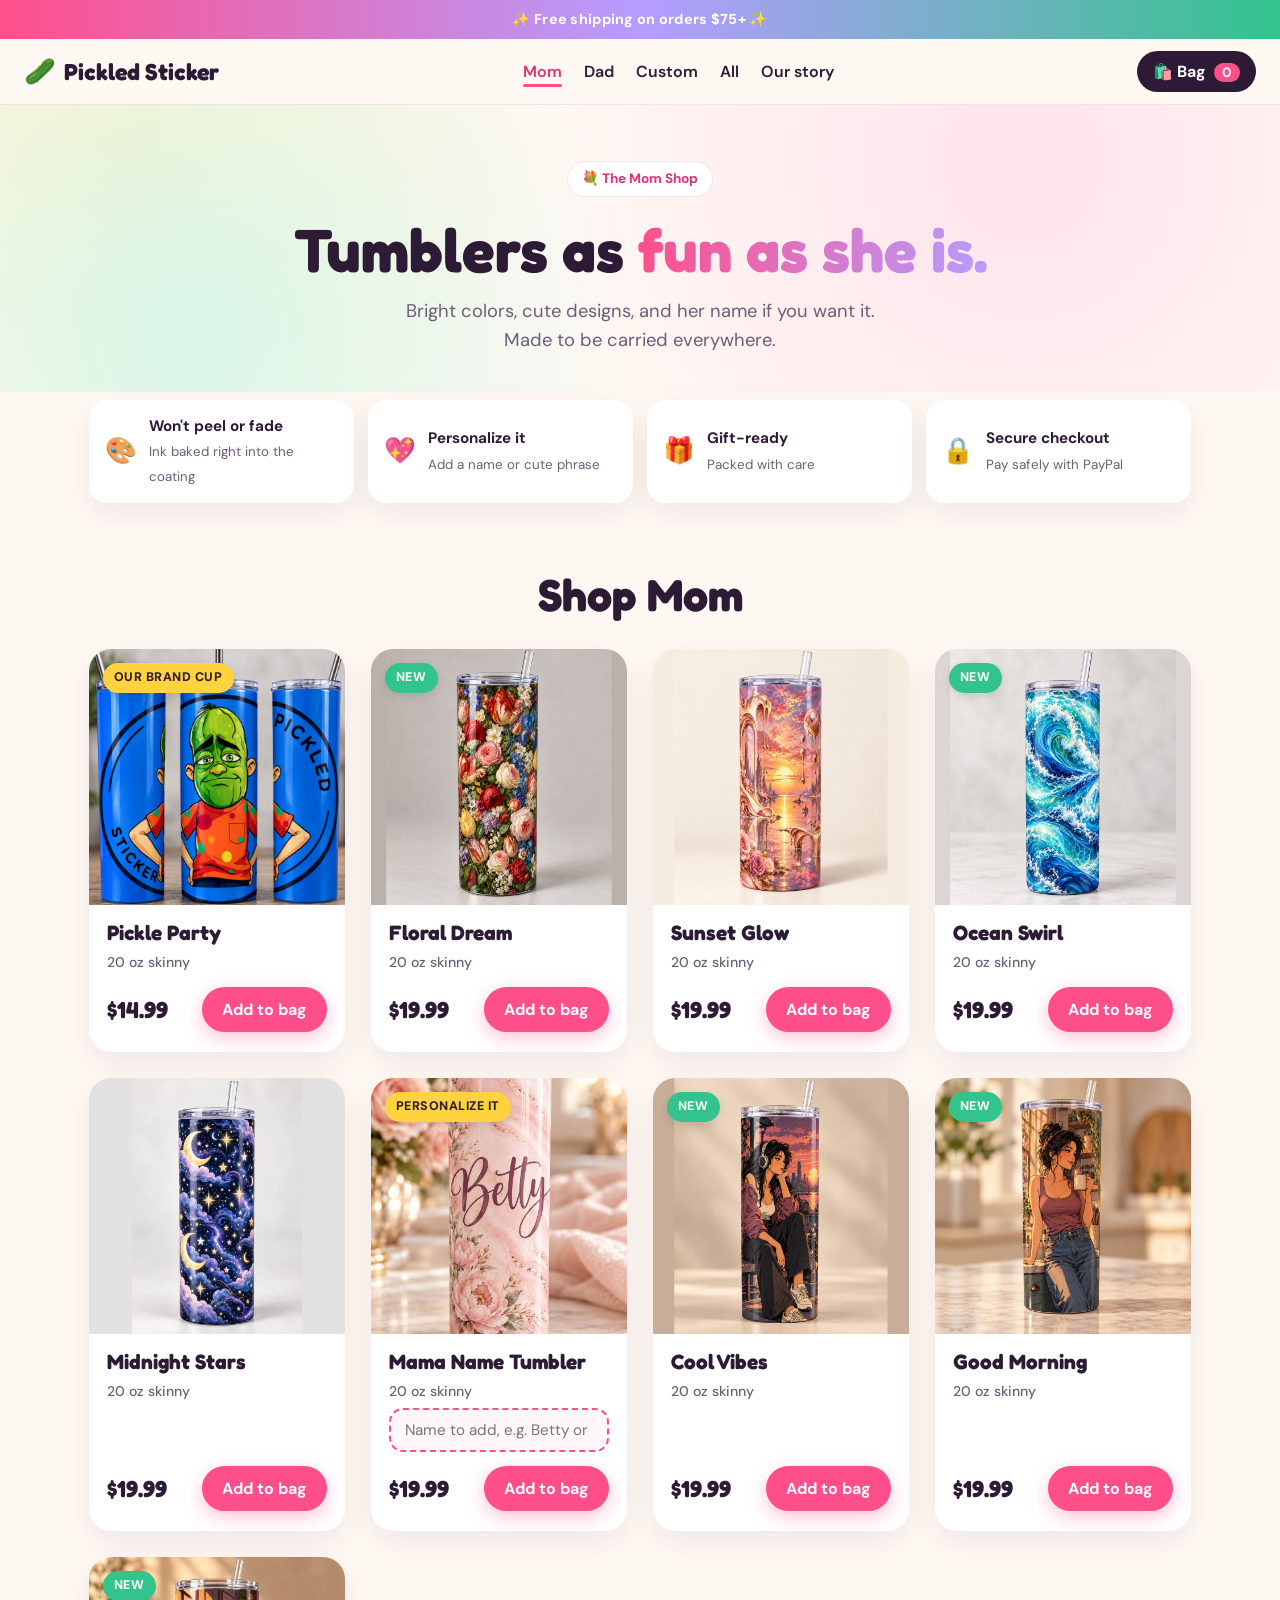
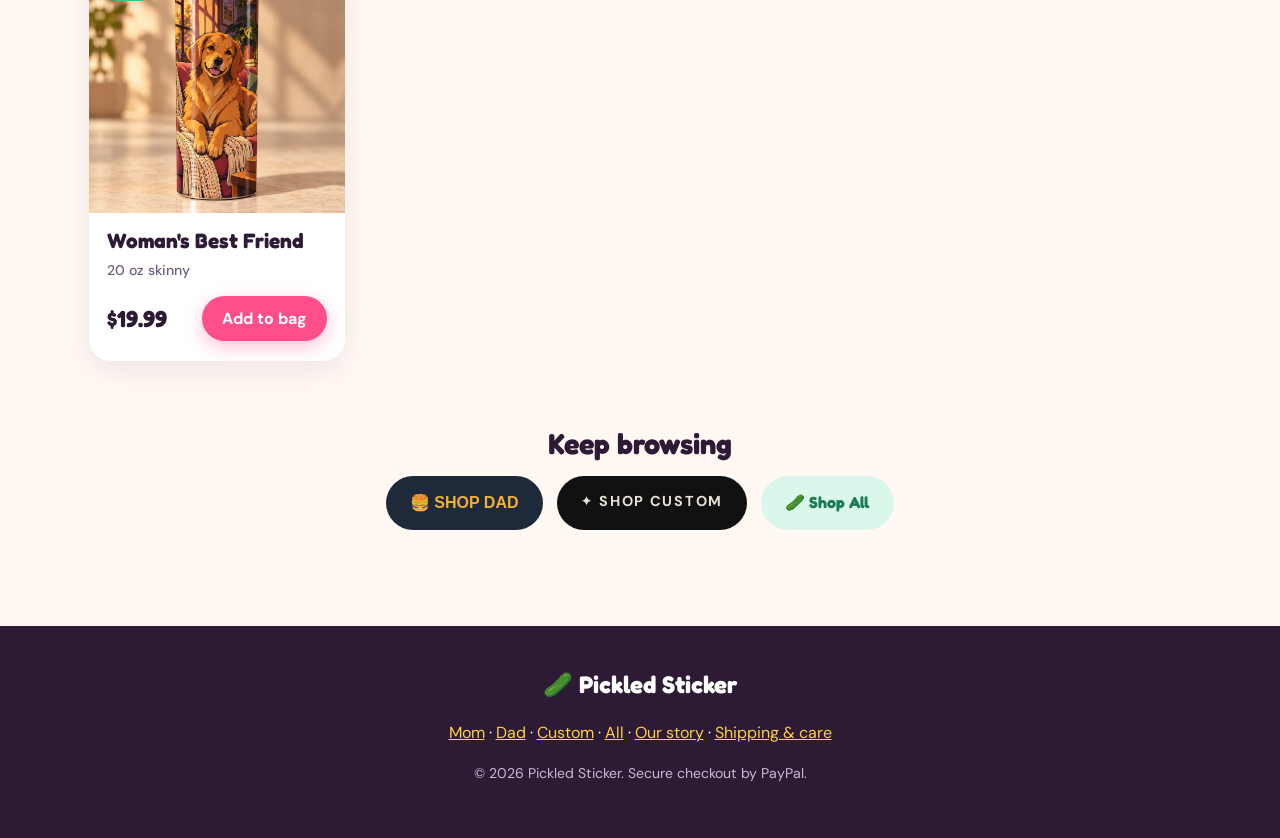
<file: mom.html>
<!doctype html>
<html lang="en">
<head>
  <meta charset="utf-8">
  <meta name="viewport" content="width=device-width, initial-scale=1">
  <title>Shop Mom | Pickled Sticker</title>
  <meta name="description" content="Bright, cute handmade tumblers for Mom. Personalize with her name or the kids' names.">
  <meta property="og:title" content="Shop Mom | Pickled Sticker">
  <meta property="og:description" content="Bright, cute handmade tumblers for Mom. Personalize with her name or the kids' names.">
  <meta property="og:image" content="images/floral-dream.jpg">
  <link rel="icon" href="images/pickle-party.svg" type="image/svg+xml">
  <link rel="preconnect" href="https://fonts.googleapis.com">
  <link rel="preconnect" href="https://fonts.gstatic.com" crossorigin>
  <link href="https://fonts.googleapis.com/css2?family=Fredoka:wght@500;600;700&family=DM+Sans:wght@400;500;700&display=swap" rel="stylesheet">
  <link rel="stylesheet" href="styles.css">
</head>
<body class="theme-mom page-shop" data-shop="mom">
  <div class="announce">✨ <span id="announceText">Handmade with love</span> ✨</div>

  <header class="site-header">
    <a href="index.html" class="brand">
      <span class="brand-mark" aria-hidden="true">🥒</span>
      <span class="brand-name" data-shop-name>Pickled Sticker</span>
    </a>
    <nav class="nav tabs" aria-label="Shops">
      <a href="mom.html" class="active" aria-current="page">Mom</a>
      <a href="dad.html">Dad</a>
      <a href="custom.html">Custom</a>
      <a href="all.html">All</a>
      <a href="story.html">Our story</a>
    </nav>
    <button class="cart-button" id="cartButton" aria-label="Open bag">
      <span aria-hidden="true">🛍️</span> Bag <span class="cart-count" id="cartCount">0</span>
    </button>
  </header>

  <main>
    <section class="shop-hero">
      <p class="eyebrow">💐 The Mom Shop</p>
      <h1>Tumblers as <span class="pop">fun as she is.</span></h1>
      <p class="tagline">Bright colors, cute designs, and her name if you want it. Made to be carried everywhere.</p>
    </section>

    <section class="perks" aria-label="Why shop with us">
      <div class="perk"><span>🎨</span><div><strong>Won't peel or fade</strong><small>Ink baked right into the coating</small></div></div>
      <div class="perk"><span>💖</span><div><strong>Personalize it</strong><small>Add a name or cute phrase</small></div></div>
      <div class="perk"><span>🎁</span><div><strong>Gift-ready</strong><small>Packed with care</small></div></div>
      <div class="perk"><span>🔒</span><div><strong>Secure checkout</strong><small>Pay safely with PayPal</small></div></div>
    </section>

    <section id="shop" class="section">
      <div class="section-head">
        <h2>Shop Mom</h2>
      </div>
      <div class="product-grid" id="productGrid"></div>
    </section>

    <section class="section other-shops">
      <h2>Keep browsing</h2>
      <div class="mini-tabs">
        <a class="mini-tab mini-dad" href="dad.html"><span>🍔</span> Shop Dad</a>
        <a class="mini-tab mini-custom" href="custom.html"><span>✦</span> Shop Custom</a>
        <a class="mini-tab mini-all" href="all.html"><span>🥒</span> Shop All</a>
      </div>
    </section>
  </main>

  <footer class="site-footer">
    <p class="footer-brand">🥒 <span data-shop-name>Pickled Sticker</span></p>
    <p class="footer-links"><a href="mom.html">Mom</a> · <a href="dad.html">Dad</a> · <a href="custom.html">Custom</a> · <a href="all.html">All</a> · <a href="story.html">Our story</a> · <a href="index.html#policies">Shipping &amp; care</a></p>
    <p id="socialLinks"></p>
    <p class="small">&copy; <span id="year"></span> <span data-shop-name>Pickled Sticker</span>. Secure checkout by PayPal.</p>
  </footer>

  <!-- Shopping bag (shared by every page) -->
  <div class="overlay" id="overlay" hidden></div>
  <aside class="cart-drawer" id="cartDrawer" aria-label="Shopping bag" hidden>
    <div class="cart-head">
      <h2>Your bag</h2>
      <button class="icon-btn" id="closeCart" aria-label="Close bag">✕</button>
    </div>
    <div class="ship-meter" id="shipMeter"></div>
    <div class="cart-items" id="cartItems"></div>
    <div class="cart-totals" id="cartTotals"></div>
    <div id="checkoutNotice" class="notice" hidden></div>
    <div id="paypal-button-container"></div>
  </aside>

  <!-- Thank-you popup -->
  <div class="modal" id="thanksModal" hidden>
    <div class="modal-card">
      <div class="confetti" aria-hidden="true">🎉</div>
      <h2>Yay, it's yours!</h2>
      <p>Your order went through. You'll get a receipt from PayPal by email.</p>
      <p class="small">Order ID: <strong id="orderId"></strong></p>
      <button class="btn btn-primary" id="closeThanks">Keep shopping</button>
    </div>
  </div>

  <script src="config.js"></script>
  <script src="products.js"></script>
  <script src="app.js"></script>
</body>
</html>
</file>
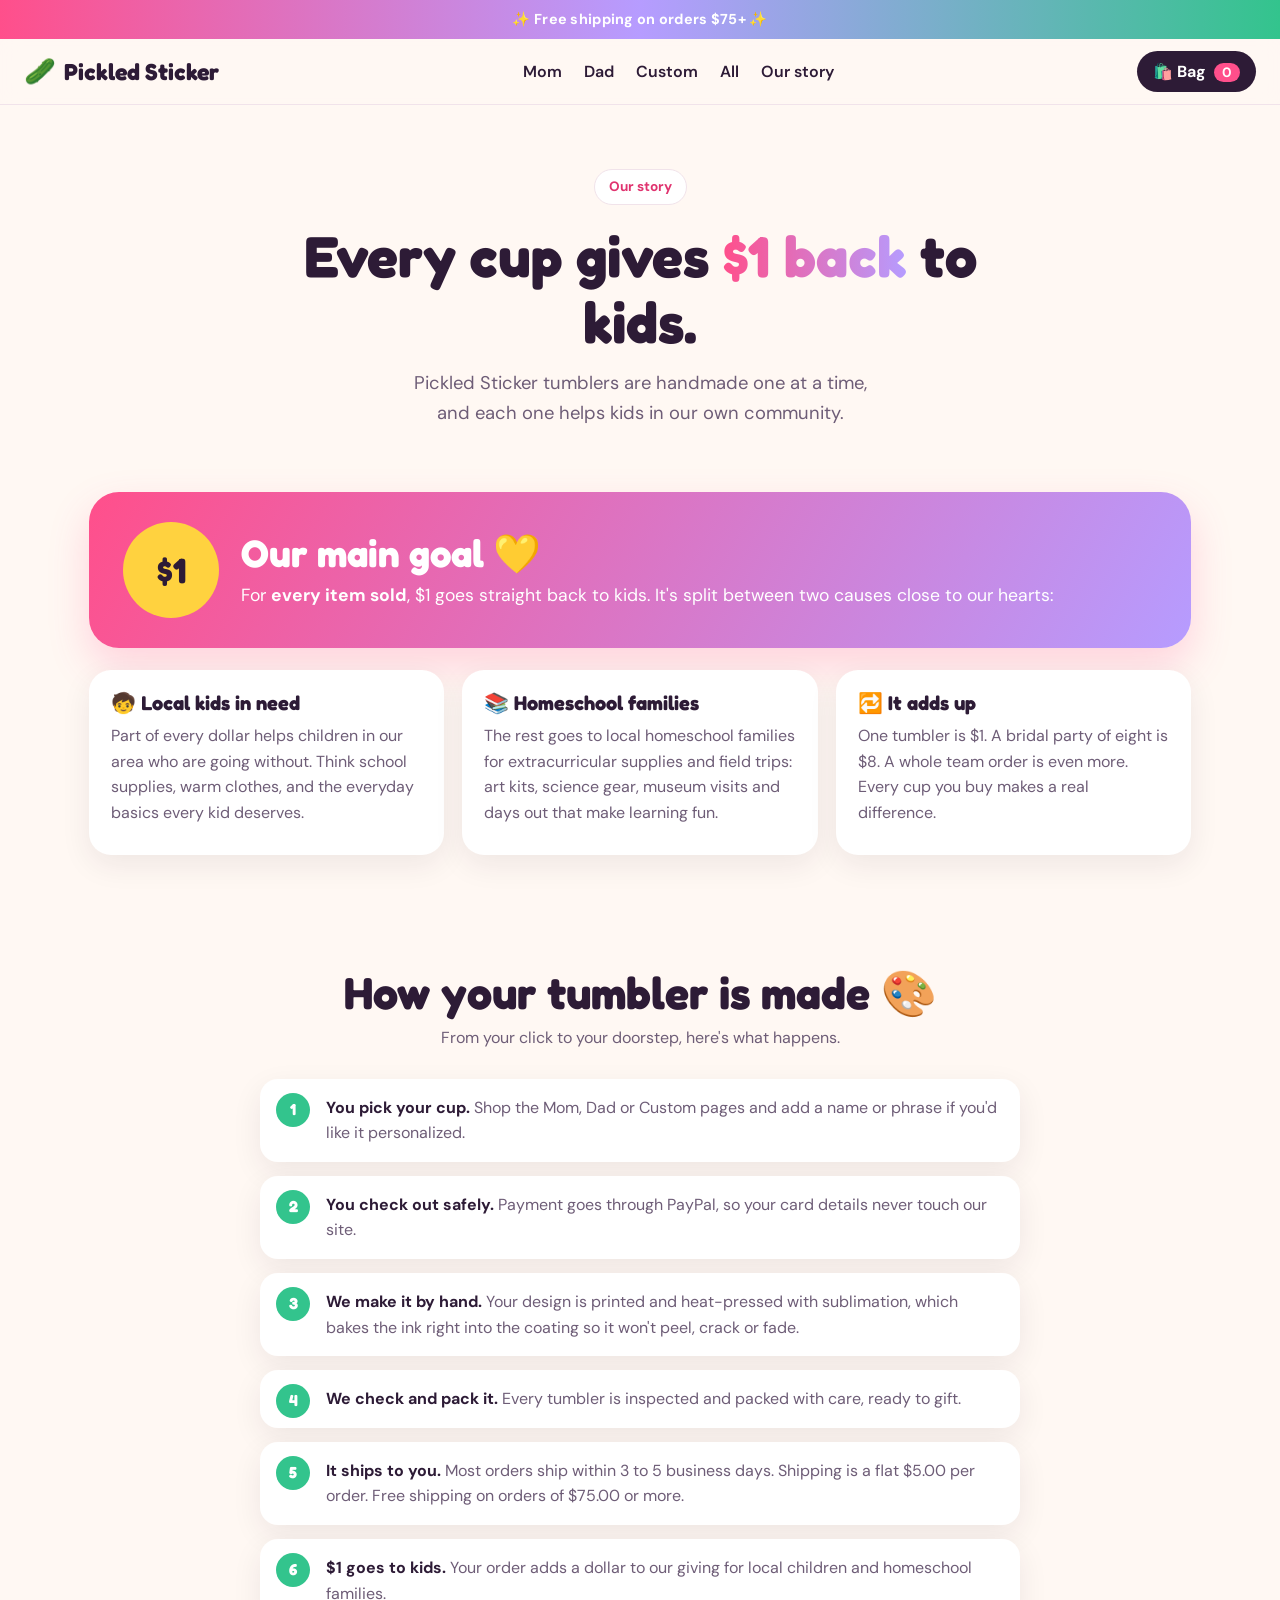
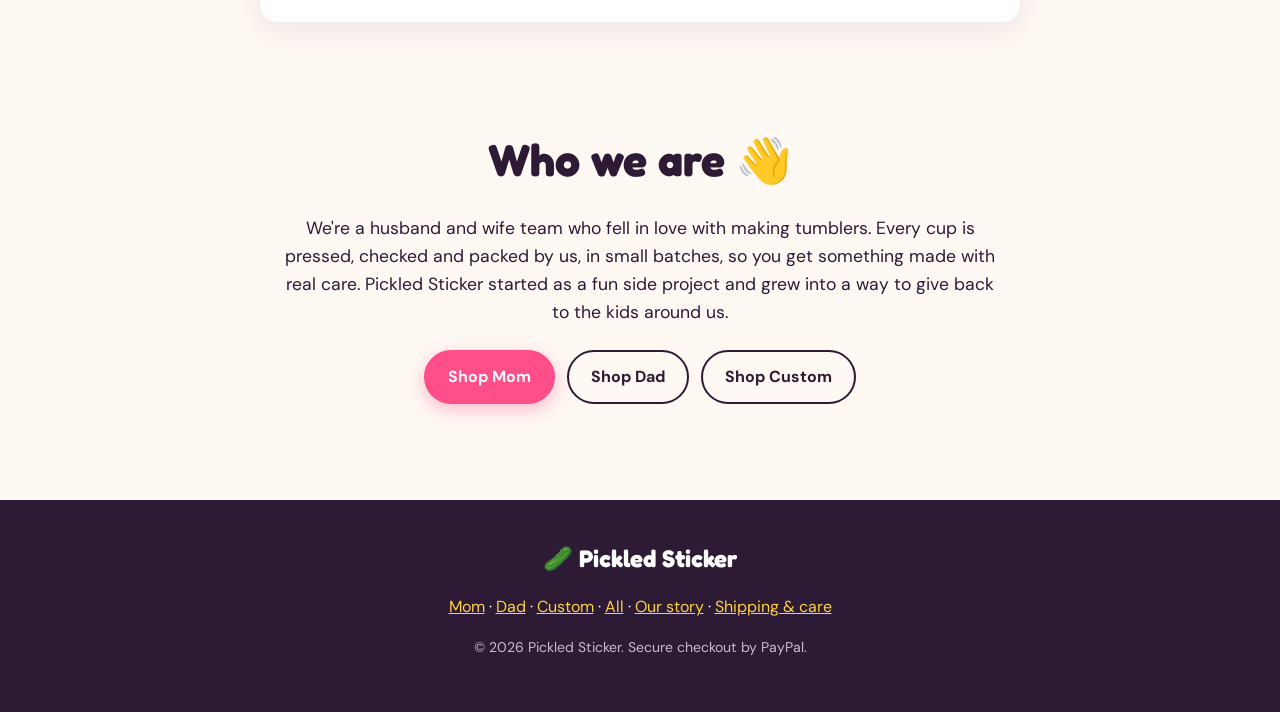
<file: story.html>
<!doctype html>
<html lang="en">
<head>
  <meta charset="utf-8">
  <meta name="viewport" content="width=device-width, initial-scale=1">
  <title>Our Story | Pickled Sticker</title>
  <meta name="description" content="Bright, handmade sublimation tumblers for Mom, Dad, and fully custom designs. Shipped to your door.">
  <meta property="og:title" content="Pickled Sticker | Handmade Sublimation Tumblers">
  <meta property="og:description" content="Bright, handmade sublimation tumblers for Mom, Dad, and fully custom designs. Shipped to your door.">
  <meta property="og:image" content="images/pickle-party.png">
  <link rel="icon" href="images/pickle-party.svg" type="image/svg+xml">
  <link rel="preconnect" href="https://fonts.googleapis.com">
  <link rel="preconnect" href="https://fonts.gstatic.com" crossorigin>
  <link href="https://fonts.googleapis.com/css2?family=Fredoka:wght@500;600;700&family=DM+Sans:wght@400;500;700&family=Archivo+Black&family=Cormorant+Garamond:ital,wght@0,500;0,600;1,500&family=Inter:wght@400;500;600&display=swap" rel="stylesheet">
  <link rel="stylesheet" href="styles.css">
</head>
<body class="theme-mom page-story">
  <div class="announce">✨ <span id="announceText">Handmade with love</span> ✨</div>

  <header class="site-header">
    <a href="index.html" class="brand">
      <span class="brand-mark" aria-hidden="true">🥒</span>
      <span class="brand-name" data-shop-name>Pickled Sticker</span>
    </a>
    <nav class="nav tabs" aria-label="Shops">
      <a href="mom.html">Mom</a>
      <a href="dad.html">Dad</a>
      <a href="custom.html">Custom</a>
      <a href="all.html">All</a>
      <a href="story.html">Our story</a>
    </nav>
    <button class="cart-button" id="cartButton" aria-label="Open bag">
      <span aria-hidden="true">🛍️</span> Bag <span class="cart-count" id="cartCount">0</span>
    </button>
  </header>

  <main>
    <section class="story-hero">
      <p class="eyebrow">Our story</p>
      <h1>Every cup gives <span class="pop">$1 back</span> to kids.</h1>
      <p class="tagline">Pickled Sticker tumblers are handmade one at a time, and each one helps kids in our own community.</p>
    </section>

    <section class="section story-give">
      <div class="give-card">
        <div class="give-dollar" aria-hidden="true">$1</div>
        <div>
          <h2>Our main goal 💛</h2>
          <p>For <strong>every item sold</strong>, $1 goes straight back to kids. It's split between two causes close to our hearts:</p>
        </div>
      </div>
      <div class="policy-grid give-grid">
        <div class="policy">
          <h3>🧒 Local kids in need</h3>
          <p>Part of every dollar helps children in our area who are going without. Think school supplies, warm clothes, and the everyday basics every kid deserves.</p>
        </div>
        <div class="policy">
          <h3>📚 Homeschool families</h3>
          <p>The rest goes to local homeschool families for extracurricular supplies and field trips: art kits, science gear, museum visits and days out that make learning fun.</p>
        </div>
        <div class="policy">
          <h3>🔁 It adds up</h3>
          <p>One tumbler is $1. A bridal party of eight is $8. A whole team order is even more. Every cup you buy makes a real difference.</p>
        </div>
      </div>
    </section>

    <section class="section">
      <div class="section-head">
        <h2>How your tumbler is made 🎨</h2>
        <p>From your click to your doorstep, here's what happens.</p>
      </div>
      <ol class="story-steps">
        <li><strong>You pick your cup.</strong> Shop the Mom, Dad or Custom pages and add a name or phrase if you'd like it personalized.</li>
        <li><strong>You check out safely.</strong> Payment goes through PayPal, so your card details never touch our site.</li>
        <li><strong>We make it by hand.</strong> Your design is printed and heat-pressed with sublimation, which bakes the ink right into the coating so it won't peel, crack or fade.</li>
        <li><strong>We check and pack it.</strong> Every tumbler is inspected and packed with care, ready to gift.</li>
        <li><strong>It ships to you.</strong> Most orders ship within 3 to 5 business days. <span id="shippingPolicy"></span></li>
        <li><strong>$1 goes to kids.</strong> Your order adds a dollar to our giving for local children and homeschool families.</li>
      </ol>
    </section>

    <section class="section about">
      <div class="section-head">
        <h2>Who we are 👋</h2>
      </div>
      <p>
        We're a husband and wife team who fell in love with making tumblers. Every cup is pressed,
        checked and packed by us, in small batches, so you get something made with real care.
        Pickled Sticker started as a fun side project and grew into a way to give back to the kids around us.
      </p>
      <div class="story-cta">
        <a href="mom.html" class="btn btn-primary">Shop Mom</a>
        <a href="dad.html" class="btn btn-ghost">Shop Dad</a>
        <a href="custom.html" class="btn btn-ghost">Shop Custom</a>
      </div>
    </section>
  </main>

  <footer class="site-footer">
    <p class="footer-brand">🥒 <span data-shop-name>Pickled Sticker</span></p>
    <p class="footer-links"><a href="mom.html">Mom</a> · <a href="dad.html">Dad</a> · <a href="custom.html">Custom</a> · <a href="all.html">All</a> · <a href="story.html">Our story</a> · <a href="index.html#policies">Shipping &amp; care</a></p>
    <p id="socialLinks"></p>
    <p class="small">&copy; <span id="year"></span> <span data-shop-name>Pickled Sticker</span>. Secure checkout by PayPal.</p>
  </footer>

  <!-- Shopping bag (shared by every page) -->
  <div class="overlay" id="overlay" hidden></div>
  <aside class="cart-drawer" id="cartDrawer" aria-label="Shopping bag" hidden>
    <div class="cart-head">
      <h2>Your bag</h2>
      <button class="icon-btn" id="closeCart" aria-label="Close bag">✕</button>
    </div>
    <div class="ship-meter" id="shipMeter"></div>
    <div class="cart-items" id="cartItems"></div>
    <div class="cart-totals" id="cartTotals"></div>
    <div id="checkoutNotice" class="notice" hidden></div>
    <div id="paypal-button-container"></div>
  </aside>

  <!-- Thank-you popup -->
  <div class="modal" id="thanksModal" hidden>
    <div class="modal-card">
      <div class="confetti" aria-hidden="true">🎉</div>
      <h2>Yay, it's yours!</h2>
      <p>Your order went through. You'll get a receipt from PayPal by email.</p>
      <p class="small">Order ID: <strong id="orderId"></strong></p>
      <button class="btn btn-primary" id="closeThanks">Keep shopping</button>
    </div>
  </div>

  <script src="config.js"></script>
  <script src="products.js"></script>
  <script src="app.js"></script>
</body>
</html>
</file>
<file: styles.css>
:root {
  --pink: #ff4f8b;
  --pink-dark: #e0336f;
  --blush: #ffe3ec;
  --mint: #33c48d;
  --mint-soft: #d9f7ea;
  --sun: #ffd23f;
  --lilac: #b69cff;
  --cream: #fff8f3;
  --ink: #2d1b36;
  --muted: #6e5d77;
  --card: #ffffff;
  --line: #f1e3ea;
  --radius: 22px;
  --shadow: 0 10px 30px rgba(45, 27, 54, .08);
  --shadow-hover: 0 18px 40px rgba(255, 79, 139, .22);
  --display: "Fredoka", "Trebuchet MS", system-ui, sans-serif;
  --body: "DM Sans", system-ui, -apple-system, "Segoe UI", Roboto, sans-serif;
}

* { box-sizing: border-box; }
html { scroll-behavior: smooth; }
body {
  margin: 0;
  font-family: var(--body);
  background: var(--cream);
  color: var(--ink);
  line-height: 1.6;
  overflow-x: hidden;
}
img { max-width: 100%; display: block; }
a { color: var(--pink-dark); }
h1, h2, h3 { font-family: var(--display); line-height: 1.15; }

/* Announcement bar */
.announce {
  background: linear-gradient(90deg, var(--pink), var(--lilac), var(--mint));
  color: #fff; text-align: center; font-weight: 700; font-size: .9rem; padding: 8px 16px;
  letter-spacing: .02em;
}

/* Header */
.site-header {
  position: sticky; top: 0; z-index: 10;
  display: flex; align-items: center; gap: 18px; flex-wrap: wrap;
  padding: 12px 24px;
  background: rgba(255, 248, 243, .88);
  backdrop-filter: blur(10px); -webkit-backdrop-filter: blur(10px);
  border-bottom: 1px solid var(--line);
}
.brand { display: flex; align-items: center; gap: 8px; color: var(--ink); text-decoration: none; font-family: var(--display); font-weight: 700; font-size: 1.45rem; }
.brand-mark { font-size: 1.6rem; display: inline-block; transition: transform .3s; }
.brand:hover .brand-mark { transform: rotate(-15deg) scale(1.1); }
.nav { display: flex; gap: 22px; flex: 1; flex-wrap: wrap; justify-content: center; }
.nav a { color: var(--ink); text-decoration: none; font-weight: 600; position: relative; }
.nav a::after { content: ""; position: absolute; left: 0; right: 100%; bottom: -3px; height: 3px; border-radius: 3px; background: var(--pink); transition: right .25s; }
.nav a:hover::after { right: 0; }
.cart-button {
  background: var(--ink); color: #fff; border: 0; border-radius: 999px;
  padding: 10px 16px; font-weight: 700; cursor: pointer; font-size: 1rem; font-family: var(--body);
  transition: transform .15s;
}
.cart-button:hover { transform: translateY(-2px); }
.cart-count { background: var(--pink); color: #fff; border-radius: 999px; padding: 1px 8px; margin-left: 4px; font-size: .85rem; }
.cart-count.bump { animation: bump .4s; }
@keyframes bump { 50% { transform: scale(1.4); } }

/* Hero */
.hero {
  display: grid; grid-template-columns: 1.1fr 1fr; align-items: center; gap: 24px;
  max-width: 1150px; margin: 0 auto; padding: 56px 24px 40px;
  position: relative;
}
.hero::before {
  content: ""; position: absolute; top: 0; bottom: 0; left: calc(50% - 50vw); right: calc(50% - 50vw); z-index: -1;
  background:
    radial-gradient(circle at 85% 30%, var(--blush) 0, transparent 45%),
    radial-gradient(circle at 70% 85%, var(--mint-soft) 0, transparent 40%),
    radial-gradient(circle at 10% 10%, #fff1c7 0, transparent 35%);
}
.eyebrow { display: inline-block; background: #fff; border: 1px solid var(--line); border-radius: 999px; padding: 6px 14px; font-weight: 700; font-size: .85rem; color: var(--pink-dark); margin: 0 0 18px; }
.hero h1 { font-size: clamp(2.3rem, 5.6vw, 3.9rem); margin: 0 0 14px; }
.pop {
  background: linear-gradient(90deg, var(--pink), var(--lilac));
  -webkit-background-clip: text; background-clip: text; color: transparent;
  display: inline;
}
.tagline { font-size: 1.15rem; color: var(--muted); max-width: 480px; margin: 0 0 26px; }
.hero-ctas { display: flex; gap: 12px; flex-wrap: wrap; }
.hero-art { position: relative; height: 420px; }
.float { position: absolute; width: 52%; border-radius: 28px; box-shadow: var(--shadow); background: #fff; animation: bob 6s ease-in-out infinite; }
.f1 { left: 0; top: 40px; transform: rotate(-8deg); animation-delay: -2s; }
.f2 { left: 26%; top: 0; z-index: 2; width: 56%; }
.f3 { right: 0; top: 90px; transform: rotate(8deg); animation-delay: -4s; }
@keyframes bob { 50% { translate: 0 -14px; } }
.sparkle { position: absolute; color: var(--sun); font-size: 2rem; animation: twinkle 2.4s ease-in-out infinite; }
.s1 { top: 0; left: 8%; } .s2 { bottom: 30px; left: 40%; color: var(--pink); animation-delay: -.8s; } .s3 { top: 20px; right: 4%; color: var(--lilac); animation-delay: -1.6s; }
@keyframes twinkle { 50% { opacity: .3; transform: scale(.7) rotate(20deg); } }

/* Perks */
.perks {
  max-width: 1150px; margin: 0 auto 10px; padding: 0 24px;
  display: grid; grid-template-columns: repeat(4, 1fr); gap: 14px;
}
.perk { display: flex; gap: 12px; align-items: center; background: #fff; border-radius: 18px; padding: 14px 16px; box-shadow: var(--shadow); }
.perk span { font-size: 1.6rem; }
.perk strong { display: block; font-size: .95rem; }
.perk small { color: var(--muted); }

/* Sections */
.section { max-width: 1150px; margin: 0 auto; padding: 56px 24px; }
.section-head { text-align: center; margin-bottom: 28px; }
.section-head h2 { font-size: clamp(2rem, 4.5vw, 2.8rem); margin: 0 0 6px; }
.section-head p { color: var(--muted); margin: 0; }
.about p { max-width: 720px; margin: 0 auto; text-align: center; font-size: 1.1rem; }

/* Buttons */
.btn {
  display: inline-block; border: 2px solid var(--ink); color: var(--ink); background: #fff;
  padding: 12px 22px; border-radius: 999px; font-weight: 700; text-decoration: none; cursor: pointer;
  font-size: 1rem; font-family: var(--body); transition: transform .15s, box-shadow .15s, background .15s;
}
.btn:hover { transform: translateY(-2px); }
.btn-primary { background: var(--pink); border-color: var(--pink); color: #fff; box-shadow: 0 6px 18px rgba(255, 79, 139, .35); }
.btn-primary:hover { background: var(--pink-dark); border-color: var(--pink-dark); }
.btn-ghost { background: transparent; }
.btn:disabled { opacity: .5; cursor: not-allowed; transform: none; }

/* Products */
.product-grid { display: grid; grid-template-columns: repeat(auto-fill, minmax(250px, 1fr)); gap: 26px; }
.product {
  background: var(--card); border-radius: var(--radius); overflow: hidden;
  display: flex; flex-direction: column; box-shadow: var(--shadow);
  transition: transform .2s, box-shadow .2s; position: relative;
}
.product:hover { transform: translateY(-6px); box-shadow: var(--shadow-hover); }
.product .img-wrap { background: linear-gradient(160deg, var(--blush), var(--mint-soft)); overflow: hidden; }
.product img { aspect-ratio: 1 / 1; object-fit: cover; transition: transform .4s; }
.product:hover img { transform: scale(1.06) rotate(-2deg); }
.badge {
  position: absolute; top: 14px; left: 14px; z-index: 2;
  background: var(--sun); color: var(--ink); font-weight: 800; font-size: .78rem;
  padding: 5px 11px; border-radius: 999px; text-transform: uppercase; letter-spacing: .04em;
  box-shadow: 0 4px 10px rgba(0,0,0,.1);
}
.badge.new { background: var(--mint); color: #fff; }
.badge.fave { background: var(--pink); color: #fff; }
.product-body { padding: 16px 18px 20px; display: flex; flex-direction: column; gap: 8px; flex: 1; }
.product h3 { margin: 0; font-size: 1.3rem; }
.product .meta { color: var(--muted); font-size: .88rem; margin: 0; font-weight: 500; }
.product .desc { margin: 0; font-size: .95rem; flex: 1; }
.product .buy-row { display: flex; align-items: center; justify-content: space-between; gap: 10px; margin-top: 6px; }
.product .price { font-family: var(--display); font-weight: 700; font-size: 1.45rem; }
.product .btn { padding: 10px 18px; }
.product input[type=text] {
  width: 100%; padding: 10px 14px; border: 2px dashed var(--pink); border-radius: 14px;
  font-size: .95rem; font-family: var(--body); background: #fff7fa;
}
.product input[type=text]:focus { outline: none; border-style: solid; }
.sold-out { color: var(--muted); font-weight: 700; background: var(--line); padding: 8px 14px; border-radius: 999px; }

/* Gifts */
.gift-card {
  background: linear-gradient(135deg, var(--pink), var(--lilac));
  color: #fff; border-radius: 32px; padding: 48px 32px; text-align: center; box-shadow: var(--shadow-hover);
}
.gift-card h2 { font-size: clamp(1.9rem, 4.5vw, 2.7rem); margin: 0 0 10px; }
.gift-card p { max-width: 620px; margin: 0 auto 20px; font-size: 1.1rem; }
.chips { display: flex; flex-wrap: wrap; justify-content: center; gap: 10px; margin-bottom: 26px; }
.chips span { background: rgba(255,255,255,.22); border: 1px solid rgba(255,255,255,.5); padding: 7px 14px; border-radius: 999px; font-weight: 700; font-size: .92rem; }
.gift-card .btn-primary { background: #fff; color: var(--pink-dark); border-color: #fff; box-shadow: none; }
.gift-card .btn-primary:hover { background: var(--sun); color: var(--ink); border-color: var(--sun); }
.gift-card a:not([href]) { cursor: default; }

/* Policies */
.policy-grid { display: grid; grid-template-columns: repeat(3, 1fr); gap: 18px; }
.policy { background: #fff; border-radius: var(--radius); padding: 22px; box-shadow: var(--shadow); }
.policy h3 { margin: 0 0 8px; font-size: 1.25rem; }
.policy p { margin: 0 0 8px; color: var(--muted); }

/* ---------- Our story page ---------- */
.story-hero { text-align: center; max-width: 820px; margin: 0 auto; padding: 64px 24px 8px; }
.story-hero h1 { font-size: clamp(2.2rem, 5.4vw, 3.6rem); margin: 0 0 14px; }
.story-hero .tagline { margin: 0 auto; }
.give-card {
  display: flex; gap: 22px; align-items: center; margin-bottom: 22px;
  background: linear-gradient(120deg, var(--pink), var(--lilac)); color: #fff;
  border-radius: 30px; padding: 30px 34px; box-shadow: var(--shadow-hover);
}
.give-card h2 { margin: 0 0 6px; font-size: clamp(1.7rem, 4vw, 2.4rem); }
.give-card p { margin: 0; font-size: 1.1rem; }
.give-dollar {
  flex: none; width: 96px; height: 96px; border-radius: 50%; background: var(--sun); color: var(--ink);
  display: grid; place-items: center; font-family: var(--display); font-weight: 700; font-size: 2.2rem;
}
.story-steps { max-width: 760px; margin: 0 auto; padding: 0; list-style: none; counter-reset: step; display: grid; gap: 14px; }
.story-steps li {
  counter-increment: step; position: relative; background: #fff; border-radius: 18px;
  padding: 16px 18px 16px 66px; box-shadow: var(--shadow); color: var(--muted);
}
.story-steps li strong { color: var(--ink); }
.story-steps li::before {
  content: counter(step); position: absolute; left: 16px; top: 14px; width: 34px; height: 34px; border-radius: 50%;
  background: var(--mint); color: #fff; display: grid; place-items: center; font-family: var(--display); font-weight: 700;
}
.story-cta { display: flex; gap: 12px; flex-wrap: wrap; justify-content: center; margin-top: 24px; }
@media (max-width: 640px) {
  .give-card { flex-direction: column; text-align: center; padding: 26px 20px; }
  .story-hero { padding: 44px 16px 4px; }
}

/* Cart drawer */
.overlay { position: fixed; inset: 0; background: rgba(45, 27, 54, .4); z-index: 20; backdrop-filter: blur(2px); }
.cart-drawer {
  position: fixed; top: 0; right: 0; bottom: 0; width: min(430px, 100%); z-index: 30;
  background: var(--cream); padding: 22px; overflow-y: auto; box-shadow: -10px 0 40px rgba(45,27,54,.2);
  border-radius: 24px 0 0 24px; animation: slidein .25s ease-out;
}
@keyframes slidein { from { transform: translateX(100%); } }
.cart-head { display: flex; justify-content: space-between; align-items: center; }
.cart-head h2 { margin: 0; font-size: 1.8rem; }
.icon-btn { background: #fff; border: 0; width: 40px; height: 40px; border-radius: 50%; font-size: 1.1rem; cursor: pointer; box-shadow: var(--shadow); }
.ship-meter { margin: 14px 0 4px; font-size: .92rem; font-weight: 600; }
.ship-meter .bar { height: 8px; background: var(--line); border-radius: 99px; overflow: hidden; margin-top: 6px; }
.ship-meter .fill { height: 100%; background: linear-gradient(90deg, var(--pink), var(--mint)); border-radius: 99px; transition: width .3s; }
.cart-line { display: grid; grid-template-columns: 68px 1fr auto; gap: 12px; padding: 14px; margin-top: 10px; background: #fff; border-radius: 18px; align-items: center; }
.cart-line img { width: 68px; height: 68px; object-fit: cover; border-radius: 14px; background: var(--blush); }
.cart-line .name { font-weight: 700; }
.cart-line .note { font-size: .85rem; color: var(--pink-dark); }
.qty { display: flex; align-items: center; gap: 6px; margin-top: 4px; }
.qty button { width: 28px; height: 28px; border-radius: 50%; border: 0; background: var(--blush); color: var(--ink); font-weight: 700; cursor: pointer; }
.qty .remove { width: auto; height: auto; border-radius: 0; background: none; border: 0; color: var(--muted); cursor: pointer; font-size: .82rem; margin-left: 6px; text-decoration: underline; }
.cart-totals { padding: 16px 4px; }
.cart-totals .row { display: flex; justify-content: space-between; }
.cart-totals .total { font-family: var(--display); font-weight: 700; font-size: 1.35rem; border-top: 2px dashed var(--line); margin-top: 8px; padding-top: 8px; }
.empty { color: var(--muted); padding: 30px 0; text-align: center; font-size: 1.05rem; }
.notice { background: #fff6d8; border: 1px solid #ecd27a; padding: 10px 12px; border-radius: 14px; font-size: .9rem; margin-bottom: 12px; }

/* Modal */
.modal { position: fixed; inset: 0; background: rgba(45,27,54,.5); z-index: 40; display: grid; place-items: center; padding: 16px; }
.modal[hidden], .overlay[hidden], .cart-drawer[hidden], .notice[hidden] { display: none; }
.modal-card { background: #fff; border-radius: 28px; padding: 32px 28px; max-width: 420px; text-align: center; }
.modal-card h2 { font-size: 2rem; margin: 6px 0 8px; }
.confetti { font-size: 3rem; animation: bump 1s infinite; }
.small { font-size: .88rem; color: var(--muted); word-break: break-all; }

/* Toast */
.toast {
  position: fixed; bottom: 24px; left: 50%; transform: translateX(-50%);
  background: var(--ink); color: #fff; padding: 12px 22px; border-radius: 999px; z-index: 50; font-weight: 700; white-space: nowrap;
  box-shadow: var(--shadow-hover);
}

/* Footer */
.site-footer { text-align: center; padding: 40px 20px; background: var(--ink); color: #fff; margin-top: 40px; }
.site-footer a { color: var(--sun); }
.site-footer .small { color: #cbb9d4; }
.footer-brand { font-family: var(--display); font-size: 1.5rem; font-weight: 700; margin: 0 0 8px; }

/* Reveal on scroll */
.reveal { opacity: 0; transform: translateY(24px); transition: opacity .6s, transform .6s; }
.reveal.shown { opacity: 1; transform: none; }

@media (prefers-reduced-motion: reduce) {
  *, *::before, *::after { animation: none !important; transition: none !important; }
  .reveal { opacity: 1; transform: none; }
}

@media (max-width: 860px) {
  .hero { grid-template-columns: 1fr; text-align: center; padding-top: 36px; }
  .tagline { margin-left: auto; margin-right: auto; }
  .hero-ctas { justify-content: center; }
  .hero-art { height: 300px; max-width: 420px; width: 100%; margin: 0 auto; }
  .perks { grid-template-columns: repeat(2, 1fr); }
  .policy-grid { grid-template-columns: 1fr; }
}
@media (max-width: 640px) {
  .site-header { padding: 10px 16px; gap: 10px; }
  .nav { order: 3; flex-basis: 100%; gap: 18px; font-size: .95rem; }
  .section { padding: 44px 16px; }
  .perks { padding: 0 16px; gap: 10px; }
  .perk { padding: 12px; gap: 8px; }
  .perk span { font-size: 1.3rem; }
  .perk strong { font-size: .85rem; }
  .perk small { font-size: .78rem; }
  .hero { padding-left: 16px; padding-right: 16px; }
  .gift-card { padding: 36px 20px; border-radius: 26px; }
}

/* =====================================================================
   SHOP TABS, SHOP PAGES, AND THE DAD / CUSTOM THEMES
   ===================================================================== */

/* Header tabs */
.tabs a.active { color: var(--pink-dark); }
.tabs a.active::after { right: 0; }

/* Shop page hero */
.shop-hero { text-align: center; padding: 56px 24px 36px; position: relative; }
.shop-hero::before {
  content: ""; position: absolute; inset: 0; z-index: -1;
  background:
    radial-gradient(circle at 80% 20%, var(--blush) 0, transparent 45%),
    radial-gradient(circle at 15% 80%, var(--mint-soft) 0, transparent 40%),
    radial-gradient(circle at 10% 10%, #fff1c7 0, transparent 35%);
}
.shop-hero h1 { font-size: clamp(2.3rem, 6vw, 3.8rem); margin: 0 0 12px; }
.shop-hero .tagline { margin: 0 auto; }
.page-shop .perks { margin-top: 8px; }

/* Cover: the three big shop tabs */
.shop-tabs { display: grid; grid-template-columns: repeat(3, 1fr); gap: 22px; }
.shop-tab {
  display: flex; flex-direction: column; text-decoration: none; overflow: hidden;
  border-radius: var(--radius); box-shadow: var(--shadow); transition: transform .2s, box-shadow .2s;
}
.shop-tab:hover { transform: translateY(-6px) rotate(-.5deg); box-shadow: var(--shadow-hover); }
.shop-tab img { aspect-ratio: 4 / 3; object-fit: contain; padding: 18px 0 0; transition: transform .4s; }
.shop-tab:hover img { transform: scale(1.06) rotate(-3deg); }
.shop-tab > div { padding: 18px 22px 24px; }
.shop-tab h3 { margin: 4px 0 6px; font-size: 2.2rem; }
.shop-tab p { margin: 0 0 14px; }
.tab-kicker { font-size: .8rem; font-weight: 700; text-transform: uppercase; letter-spacing: .08em; }
.tab-go { font-weight: 700; }
.tab-mom { background: linear-gradient(160deg, var(--blush), #fff); color: var(--ink); }
.tab-mom h3 { font-family: "Fredoka", sans-serif; color: var(--pink); }
.tab-mom .tab-kicker, .tab-mom .tab-go { color: var(--pink-dark); }
.tab-dad { background: #1e2a3a; color: #f3efe6; border: 3px solid #1e2a3a; }
.tab-dad h3 { font-family: "Archivo Black", Impact, sans-serif; color: #ff7a1a; text-transform: uppercase; letter-spacing: .02em; }
.tab-dad .tab-kicker, .tab-dad .tab-go { color: #f2b134; }
.tab-custom { background: #111; color: #e9e2d6; border-radius: 6px; }
.tab-custom h3 { font-family: "Cormorant Garamond", Georgia, serif; font-weight: 500; font-style: italic; font-size: 2.6rem; color: #fff; }
.tab-custom .tab-kicker, .tab-custom .tab-go { color: #c9b28a; letter-spacing: .18em; font-weight: 500; }

/* "Keep browsing" mini tabs */
.other-shops { text-align: center; padding-top: 10px; }
.other-shops h2 { font-size: 1.8rem; margin: 0 0 16px; }
.mini-tabs { display: flex; gap: 14px; justify-content: center; flex-wrap: wrap; }
.mini-tab { padding: 14px 24px; border-radius: 999px; font-weight: 700; text-decoration: none; transition: transform .15s; }
.mini-tab:hover { transform: translateY(-2px); }
.mini-mom { background: var(--blush); color: #e0336f; font-family: "Fredoka", sans-serif; }
.mini-dad { background: #1e2a3a; color: #f2b134; font-family: "Archivo Black", Impact, sans-serif; text-transform: uppercase; }
.mini-all { background: var(--mint-soft); color: #1d7a57; font-family: "Fredoka", sans-serif; }
.mini-custom { background: #111; color: #e9e2d6; letter-spacing: .12em; text-transform: uppercase; font-size: .9rem; }

/* Custom: how it works */
.steps { list-style: none; padding: 0; margin: 0 auto 26px; display: grid; grid-template-columns: repeat(3, 1fr); gap: 18px; counter-reset: step; max-width: 1000px; }
.steps li { background: var(--card); padding: 24px; border-radius: var(--radius); box-shadow: var(--shadow); counter-increment: step; }
.steps li::before { content: "0" counter(step); display: block; font-family: var(--display); font-size: 2rem; color: var(--pink); margin-bottom: 6px; }
.steps strong { display: block; font-size: 1.1rem; margin-bottom: 4px; }
.steps span { color: var(--muted); }
.center { text-align: center; }

/* ---------------------------- DAD THEME ----------------------------
   Bold, rugged and fun: kraft-paper background, navy, safety orange,
   mustard, chunky type and retro "sticker" cards with hard shadows. */
.theme-dad {
  --pink: #ff7a1a;
  --pink-dark: #e0610a;
  --blush: #ffe6d1;
  --mint: #6b7d3c;
  --mint-soft: #e4e8d3;
  --sun: #f2b134;
  --lilac: #3d6a99;
  --cream: #f3efe6;
  --ink: #1e2a3a;
  --muted: #55606e;
  --line: #d9d1bf;
  --radius: 10px;
  --shadow: 5px 5px 0 #1e2a3a;
  --shadow-hover: 9px 9px 0 #1e2a3a;
  --display: "Archivo Black", Impact, "Arial Black", sans-serif;
  background-image: repeating-linear-gradient(135deg, rgba(30,42,58,.025) 0 12px, transparent 12px 24px);
}
.theme-dad .announce { background: #1e2a3a; color: #f2b134; letter-spacing: .08em; text-transform: uppercase; }
.theme-dad .site-header { background: rgba(243,239,230,.92); border-bottom: 3px solid #1e2a3a; }
.theme-dad h1, .theme-dad h2, .theme-dad h3 { text-transform: uppercase; letter-spacing: .01em; font-weight: 400; }
.theme-dad .brand { text-transform: none; }
.theme-dad .shop-hero { background: #1e2a3a; color: #f3efe6; border-bottom: 6px solid #ff7a1a; padding: 64px 24px 52px; }
.theme-dad .shop-hero::before { display: none; }
.theme-dad .shop-hero .tagline { color: #cfd6df; }
.theme-dad .shop-hero .eyebrow { background: #f2b134; color: #1e2a3a; border: 0; text-transform: uppercase; letter-spacing: .08em; }
.theme-dad .pop { background: none; color: #ff7a1a; -webkit-text-fill-color: #ff7a1a; }
.theme-dad .perks { margin-top: -26px; position: relative; }
.theme-dad .perk, .theme-dad .product, .theme-dad .policy, .theme-dad .steps li { border: 3px solid #1e2a3a; }
.theme-dad .product .img-wrap { background: repeating-linear-gradient(45deg, #ece4d2 0 14px, #e4dac4 14px 28px); border-bottom: 3px solid #1e2a3a; }
.theme-dad .product:hover img { transform: scale(1.05) rotate(3deg); }
.theme-dad .badge { border: 2px solid #1e2a3a; box-shadow: 2px 2px 0 #1e2a3a; border-radius: 6px; }
.theme-dad .btn { border-radius: 8px; text-transform: uppercase; letter-spacing: .05em; border-width: 3px; }
.theme-dad .btn-primary { box-shadow: 3px 3px 0 #1e2a3a; border-color: #1e2a3a; }
.theme-dad .btn-primary:hover { box-shadow: 5px 5px 0 #1e2a3a; }
.theme-dad .product input[type=text] { border: 2px dashed #1e2a3a; background: #fffaf0; border-radius: 8px; }
.theme-dad .cart-button { border-radius: 8px; }
.theme-dad .cart-line, .theme-dad .icon-btn { border: 2px solid #1e2a3a; box-shadow: none; }
.theme-dad .cart-drawer { border-radius: 0; border-left: 4px solid #1e2a3a; }
.theme-dad .site-footer { border-top: 6px solid #ff7a1a; }
.theme-dad .site-footer a { color: #f2b134; }
.theme-dad .tabs a.active { color: #e0610a; }

/* --------------------------- CUSTOM THEME --------------------------
   Sleek and minimal: warm off-white, black, champagne gold accents,
   elegant serif headings, square corners and lots of breathing room. */
.theme-custom {
  --pink: #111111;
  --pink-dark: #000000;
  --blush: #efe9df;
  --mint: #b08d57;
  --mint-soft: #f4efe6;
  --sun: #c9b28a;
  --lilac: #8a7a66;
  --cream: #f7f4ef;
  --ink: #111111;
  --muted: #6f6a63;
  --line: #e2dcd2;
  --card: #ffffff;
  --radius: 4px;
  --shadow: 0 1px 0 rgba(0,0,0,.04);
  --shadow-hover: 0 20px 40px rgba(0,0,0,.08);
  --display: "Cormorant Garamond", Georgia, "Times New Roman", serif;
  --body: "Inter", system-ui, -apple-system, "Segoe UI", sans-serif;
  letter-spacing: .005em;
}
.theme-custom .announce { background: #111; color: #c9b28a; font-weight: 500; letter-spacing: .2em; text-transform: uppercase; font-size: .75rem; }
.theme-custom .site-header { background: rgba(247,244,239,.92); }
.theme-custom .brand-name { font-family: var(--body); font-weight: 600; letter-spacing: .14em; text-transform: uppercase; font-size: 1rem; }
.theme-custom .nav a { font-weight: 500; text-transform: uppercase; letter-spacing: .14em; font-size: .82rem; }
.theme-custom .nav a::after { height: 1px; background: #111; }
.theme-custom .tabs a.active { color: #111; }
.theme-custom h1, .theme-custom h2, .theme-custom h3 { font-weight: 500; }
.theme-custom .shop-hero { padding: 90px 24px 70px; }
.theme-custom .shop-hero::before { background: linear-gradient(180deg, #efe9df, transparent); }
.theme-custom .shop-hero h1 { font-size: clamp(2.6rem, 7vw, 4.6rem); line-height: 1.05; }
.theme-custom .pop { background: none; color: #b08d57; -webkit-text-fill-color: #b08d57; font-style: italic; }
.theme-custom .eyebrow { background: none; border: 0; border-bottom: 1px solid #b08d57; border-radius: 0; color: #8a6a3a; text-transform: uppercase; letter-spacing: .24em; font-weight: 500; font-size: .75rem; padding: 0 0 6px; }
.theme-custom .perk { border: 1px solid var(--line); }
.theme-custom .perk span { filter: grayscale(1); }
.theme-custom .product { border: 1px solid var(--line); }
.theme-custom .product .img-wrap { background: #efe9df; }
.theme-custom .product:hover img { transform: scale(1.04); }
.theme-custom .product h3 { font-size: 1.6rem; }
.theme-custom .product .price { font-family: var(--body); font-weight: 500; font-size: 1.1rem; letter-spacing: .04em; }
.theme-custom .product input[type=text] { border: 0; border-bottom: 1px solid #111; border-radius: 0; background: transparent; padding: 10px 0; }
.theme-custom .btn { border-radius: 0; text-transform: uppercase; letter-spacing: .16em; font-size: .78rem; font-weight: 600; padding: 14px 22px; border-width: 1px; }
.theme-custom .btn-primary { background: #111; border-color: #111; box-shadow: none; }
.theme-custom .btn-primary:hover { background: #b08d57; border-color: #b08d57; }
.theme-custom .badge { border-radius: 0; background: #111; color: #c9b28a; }
.theme-custom .cart-button { border-radius: 0; text-transform: uppercase; letter-spacing: .12em; font-size: .82rem; }
.theme-custom .cart-count { background: #b08d57; }
.theme-custom .cart-drawer { border-radius: 0; }
.theme-custom .icon-btn { border-radius: 0; border: 1px solid var(--line); }
.theme-custom .cart-line { border: 1px solid var(--line); border-radius: 0; }
.theme-custom .cart-line img { border-radius: 0; }
.theme-custom .qty button { border-radius: 0; background: #efe9df; }
.theme-custom .steps li { border: 1px solid var(--line); }
.theme-custom .steps li::before { color: #b08d57; font-style: italic; }
.theme-custom .site-footer { background: #111; }
.theme-custom .site-footer a { color: #c9b28a; }
.theme-custom .footer-brand { font-style: italic; }
.theme-custom .ship-meter .fill { background: linear-gradient(90deg, #111, #b08d57); }
.theme-custom .modal-card { border-radius: 0; }

@media (max-width: 860px) {
  .shop-tabs { grid-template-columns: 1fr; }
  .shop-tab { flex-direction: row; align-items: center; }
  .shop-tab img { width: 38%; aspect-ratio: 1 / 1; padding: 10px; }
  .shop-tab > div { padding: 16px 18px 16px 4px; }
  .shop-tab h3 { font-size: 1.8rem; }
  .steps { grid-template-columns: 1fr; }
}
@media (max-width: 640px) {
  .shop-hero { padding: 40px 16px 30px; }
  .theme-custom .shop-hero { padding: 60px 16px 50px; }
  .theme-dad .shop-hero { padding: 44px 16px 48px; }
  .theme-custom .nav a { font-size: .75rem; letter-spacing: .1em; }
}

.product .btn { white-space: nowrap; }
.theme-dad .product .btn { padding: 10px 14px; font-size: .9rem; }
.theme-custom .product .btn { padding: 13px 16px; }
@media (max-width: 640px) {
  .theme-dad .brand { font-size: 1.12rem; }
  .theme-dad .brand-mark { font-size: 1.35rem; }
}
.product-body { gap: 6px; }
.product .buy-row { margin-top: auto; padding-top: 8px; }

/* ---------- All page: tag filter ---------- */
.tag-bar { display: flex; flex-wrap: wrap; justify-content: center; gap: 10px; margin: -6px auto 30px; max-width: 900px; }
.tag-chip {
  font: 700 .95rem var(--body); color: var(--ink); background: var(--card);
  border: 2px solid var(--line); border-radius: 999px; padding: 8px 16px; cursor: pointer;
  transition: background .2s, border-color .2s, color .2s, transform .2s;
}
.tag-chip span { color: var(--muted); font-weight: 500; margin-left: 2px; }
.tag-chip:hover { border-color: var(--pink); transform: translateY(-1px); }
.tag-chip.active { background: var(--pink); border-color: var(--pink); color: #fff; }
.tag-chip.active span { color: rgba(255,255,255,.85); }
.empty-tag { grid-column: 1 / -1; text-align: center; color: var(--muted); font-size: 1.1rem; padding: 40px 0; margin: 0; }
@media (max-width: 600px) {
  .tag-bar { gap: 8px; }
  .tag-chip { font-size: .88rem; padding: 7px 13px; }
}
</file>
